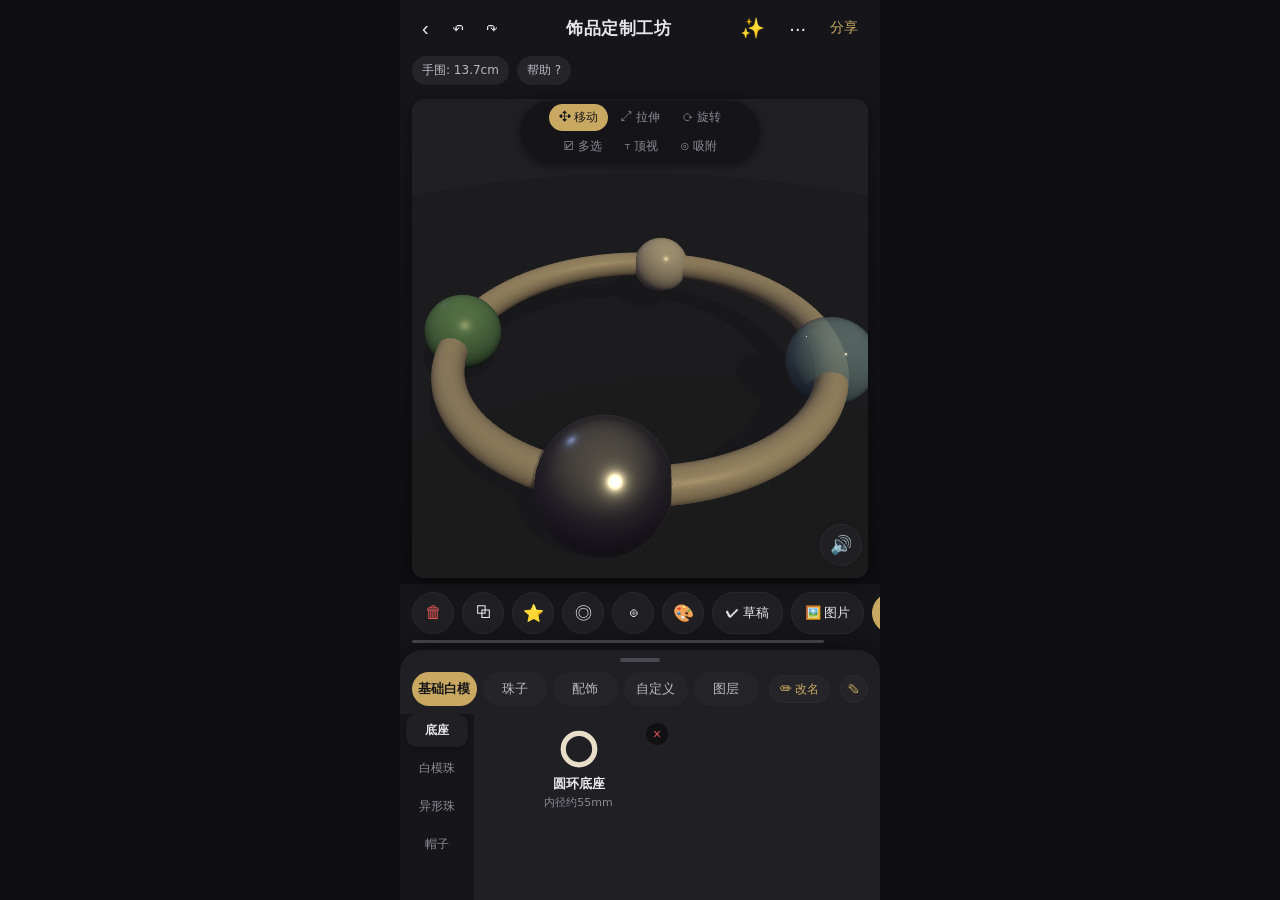
<file: index.html>
<!DOCTYPE html>
<html lang="zh-CN">
<head>
<meta charset="UTF-8" />
<meta name="viewport" content="width=device-width, initial-scale=1" />
<title>饰品定制工坊</title>
<script>
  location.replace('mobile-diy.html');
</script>
</head>
<body style="background:#16161a;color:#e8e8ec;font-family:-apple-system,'PingFang SC',system-ui,sans-serif;display:flex;align-items:center;justify-content:center;height:100vh;margin:0;">
<p>正在进入饰品定制工坊… <a href="mobile-diy.html" style="color:#c9a961;">点击进入</a></p>
</body>
</html>
</file>
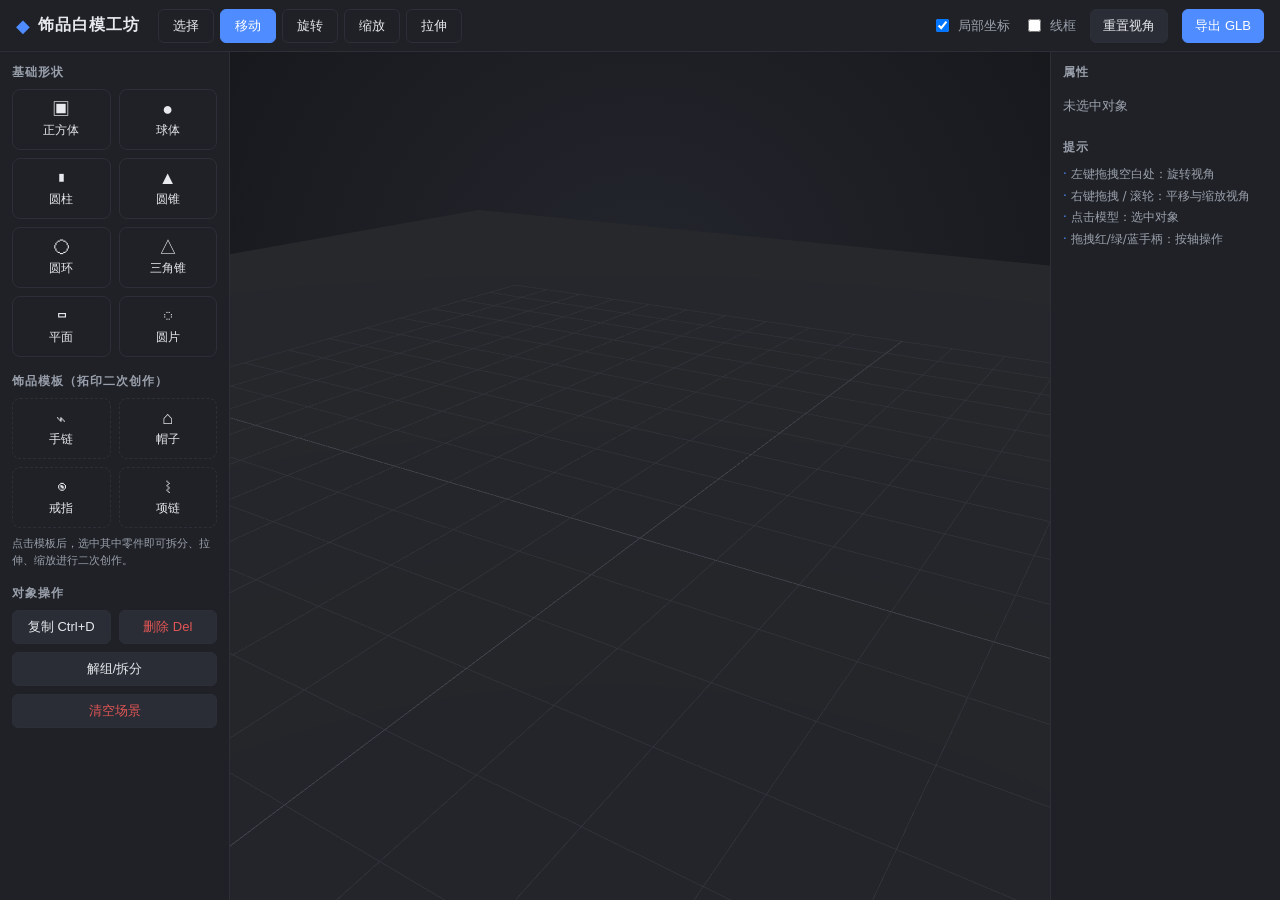
<file: index-2d.html>
<!DOCTYPE html>
<html lang="zh-CN">
<head>
  <meta charset="UTF-8" />
  <meta name="viewport" content="width=device-width, initial-scale=1.0" />
  <title>自定义饰品白模工坊</title>
  <link rel="stylesheet" href="./style.css" />
</head>
<body>
  <!-- 顶部工具栏 -->
  <header class="toolbar">
    <div class="brand">
      <span class="logo">◆</span>
      <span class="title">饰品白模工坊</span>
    </div>

    <div class="tools" id="tools">
      <button class="tool active" data-tool="select" title="选择 (Q)">选择</button>
      <button class="tool" data-tool="translate" title="移动 (W)">移动</button>
      <button class="tool" data-tool="rotate" title="旋转 (E)">旋转</button>
      <button class="tool" data-tool="scale" title="等比缩放 (R)">缩放</button>
      <button class="tool" data-tool="extrude" title="拉伸 (T)">拉伸</button>
    </div>

    <div class="toolbar-actions">
      <label class="space-toggle">
        <input type="checkbox" id="spaceToggle" checked />
        <span>局部坐标</span>
      </label>
      <label class="wire-toggle">
        <input type="checkbox" id="wireToggle" />
        <span>线框</span>
      </label>
      <button id="btnCenter" class="btn" title="重置视角">重置视角</button>
      <button id="btnExport" class="btn primary" title="导出场景为 GLB">导出 GLB</button>
    </div>
  </header>

  <div class="app">
    <!-- 左侧：形状与模板库 -->
    <aside class="sidebar">
      <section class="panel">
        <h3>基础形状</h3>
        <div class="shape-grid" id="shapeGrid">
          <button class="shape" data-shape="box" title="正方体">
            <span class="ico">▣</span>正方体
          </button>
          <button class="shape" data-shape="sphere" title="球体">
            <span class="ico">●</span>球体
          </button>
          <button class="shape" data-shape="cylinder" title="圆柱">
            <span class="ico">▮</span>圆柱
          </button>
          <button class="shape" data-shape="cone" title="圆锥">
            <span class="ico">▲</span>圆锥
          </button>
          <button class="shape" data-shape="torus" title="圆环">
            <span class="ico">◯</span>圆环
          </button>
          <button class="shape" data-shape="tetra" title="三角锥">
            <span class="ico">△</span>三角锥
          </button>
          <button class="shape" data-shape="plane" title="平面">
            <span class="ico">▭</span>平面
          </button>
          <button class="shape" data-shape="circle" title="圆片">
            <span class="ico">◌</span>圆片
          </button>
        </div>
      </section>

      <section class="panel">
        <h3>饰品模板（拓印二次创作）</h3>
        <div class="shape-grid" id="templateGrid">
          <button class="shape template" data-template="bracelet" title="手链">
            <span class="ico">⌁</span>手链
          </button>
          <button class="shape template" data-template="hat" title="帽子">
            <span class="ico">⌂</span>帽子
          </button>
          <button class="shape template" data-template="ring" title="戒指">
            <span class="ico">◉</span>戒指
          </button>
          <button class="shape template" data-template="necklace" title="项链">
            <span class="ico">⌇</span>项链
          </button>
        </div>
        <p class="hint">点击模板后，选中其中零件即可拆分、拉伸、缩放进行二次创作。</p>
      </section>

      <section class="panel">
        <h3>对象操作</h3>
        <div class="action-row">
          <button id="btnDuplicate" class="btn">复制 Ctrl+D</button>
          <button id="btnDelete" class="btn danger">删除 Del</button>
        </div>
        <div class="action-row">
            <button id="btnUngroup" class="btn">解组/拆分</button>
          </div>
          <div class="action-row">
            <button id="btnClear" class="btn danger">清空场景</button>
          </div>
      </section>
    </aside>

    <!-- 中间：3D 视口 -->
    <main class="viewport" id="viewport"></main>

    <!-- 右侧：属性面板 -->
    <aside class="sidebar right" id="inspector">
      <section class="panel">
        <h3>属性</h3>
        <div id="inspectorEmpty" class="inspector-empty">未选中对象</div>
        <div id="inspectorBody" class="inspector-body" hidden>
          <div class="field">
            <label>名称</label>
            <input type="text" id="propName" />
          </div>

          <div class="group-title">位置</div>
          <div class="vec">
            <label>X</label><input type="number" step="0.1" id="posX" />
            <label>Y</label><input type="number" step="0.1" id="posY" />
            <label>Z</label><input type="number" step="0.1" id="posZ" />
          </div>

          <div class="group-title">旋转（度）</div>
          <div class="vec">
            <label>X</label><input type="number" step="5" id="rotX" />
            <label>Y</label><input type="number" step="5" id="rotY" />
            <label>Z</label><input type="number" step="5" id="rotZ" />
          </div>

          <div class="group-title">缩放 / 拉伸</div>
          <div class="vec">
            <label>X</label><input type="number" step="0.1" id="sclX" />
            <label>Y</label><input type="number" step="0.1" id="sclY" />
            <label>Z</label><input type="number" step="0.1" id="sclZ" />
          </div>

          <div class="group-title">材质</div>
          <div class="color-row">
            <input type="color" id="propColor" value="#ffffff" />
            <span class="color-label">颜色</span>
          </div>
        </div>
      </section>

      <section class="panel" id="extrudePanel" hidden>
        <h3>拉伸轴向</h3>
        <div class="axis-row">
          <button class="axis" data-axis="x">X</button>
          <button class="axis" data-axis="y">Y</button>
          <button class="axis" data-axis="z">Z</button>
        </div>
        <p class="hint">选择轴向后，在视口中拖拽对应轴的手柄进行拉伸。</p>
      </section>

      <section class="panel">
        <h3>提示</h3>
        <ul class="tips">
          <li>左键拖拽空白处：旋转视角</li>
          <li>右键拖拽 / 滚轮：平移与缩放视角</li>
          <li>点击模型：选中对象</li>
          <li>拖拽红/绿/蓝手柄：按轴操作</li>
        </ul>
      </section>
    </aside>
  </div>

  <script type="importmap">
    {
      "imports": {
        "three": "./lib/three.module.js",
        "three/addons/": "./lib/"
      }
    }
  </script>
  <script type="module" src="./main.js"></script>
</body>
</html>
</file>
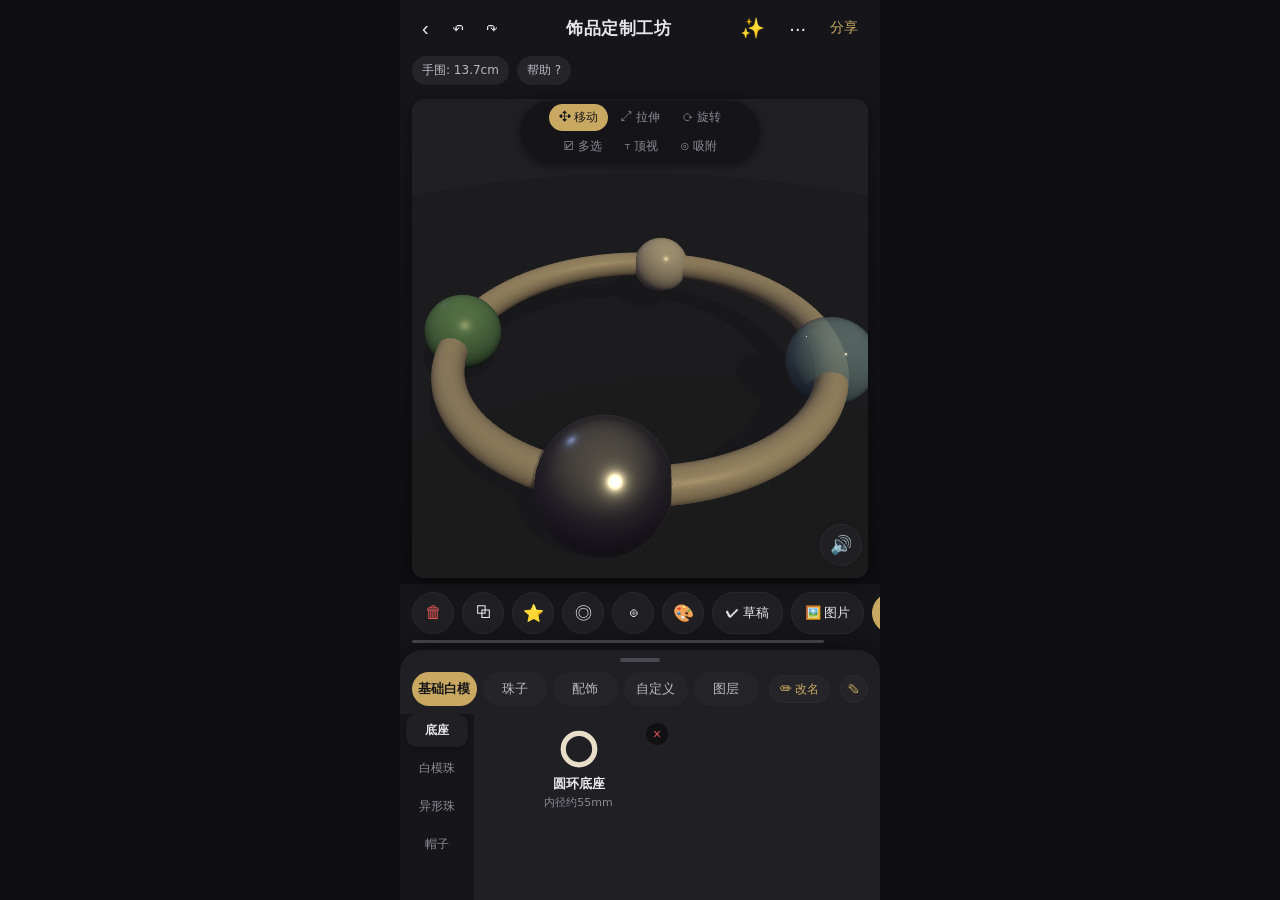
<file: mobile-diy.html>
<!DOCTYPE html>
<html lang="zh-CN">
<head>
<meta charset="UTF-8" />
<meta name="viewport" content="width=device-width, initial-scale=1, maximum-scale=1, user-scalable=no, viewport-fit=cover" />
<title>饰品定制工坊</title>
<!-- 本地 Three.js r160（离线可用）：importmap 把裸模块名 'three' 指向本地文件 -->
<script type="importmap">
{
  "imports": {
    "three": "./lib/three.module.js",
    "three/addons/": "./lib/"
  }
}
</script>
<style>
  :root {
    --bg: #16161a;
    --card: #1f1f24;
    --text: #e8e8ec;
    --muted: #8a8a92;
    --line: #2a2a30;
    --accent: #c9a961;
    --dark: #c9a961;
    --radius: 16px;
    --pill: #252529;
  }

  * { box-sizing: border-box; -webkit-tap-highlight-color: transparent; }

  html, body { margin: 0; padding: 0; height: 100%; }

  body {
    background: #0e0e12;
    font-family: -apple-system, BlinkMacSystemFont, "PingFang SC", "Microsoft YaHei", system-ui, sans-serif;
    color: var(--text);
    display: flex;
    justify-content: center;
  }

  /* 移动端优先，最大宽度 480px 居中 */
  .app {
    width: 100%;
    max-width: 480px;
    height: 100dvh;
    background: var(--bg);
    display: flex;
    flex-direction: column;
    overflow: hidden;
    position: relative;
  }

  /* ---------- 顶部导航栏 ---------- */
  .nav {
    flex: 0 0 auto;
    display: flex;
    align-items: center;
    gap: 8px;
    padding: 10px 14px;
    background: var(--bg);
  }
  .nav-title {
    flex: 1;
    text-align: center;
    font-size: 17px;
    font-weight: 600;
    letter-spacing: 0.5px;
  }
  .nav-btn {
    border: none;
    background: transparent;
    font-size: 20px;
    color: var(--text);
    padding: 6px 8px;
    cursor: pointer;
    border-radius: 10px;
  }
  .nav-btn.share { font-size: 14px; font-weight: 500; color: var(--accent); }

  /* ---------- 状态信息栏 ---------- */
  .status-bar {
    flex: 0 0 auto;
    display: flex;
    gap: 8px;
    padding: 0 12px 8px;
    overflow-x: auto;
  }
  .pill {
    flex: 0 0 auto;
    background: var(--pill);
    border-radius: 999px;
    padding: 6px 10px;
    font-size: 12px;
    color: #b8b8c0;
    white-space: nowrap;
    display: inline-flex;
    align-items: center;
    gap: 4px;
  }
  .pill.help { cursor: pointer; }

  /* ---------- 核心操作区：3D 视图 ---------- */
  .canvas-area {
    flex: 1 1 auto;
    min-height: 200px;
    position: relative;
    display: flex;
    padding: 6px 12px;
    background: linear-gradient(180deg, #16161a 0%, #0e0e12 100%);
  }
  /* 3D 视口容器（WebGL canvas 由脚本插入） */
  #view3d {
    flex: 1 1 auto;
    position: relative;
    border-radius: 12px;
    overflow: hidden;
    box-shadow: 0 4px 18px rgba(0,0,0,0.4);
    background: var(--card);
  }
  #view3d canvas { display: block; touch-action: none; }

  /* 视图内浮层：变换模式切换（移动 / 拉伸 / 旋转 / 多选） */
  .mode-bar {
    position: absolute;
    top: 8px;
    left: 50%;
    transform: translateX(-50%);
    display: flex;
    flex-wrap: wrap;
    justify-content: center;
    gap: 2px;
    background: rgba(20,20,24,0.88);
    backdrop-filter: blur(10px);
    -webkit-backdrop-filter: blur(10px);
    border-radius: 999px;
    padding: 3px;
    box-shadow: 0 2px 10px rgba(0,0,0,0.4);
    z-index: 6;
  }
  .m-btn {
    border: none;
    background: transparent;
    font-size: 12px;
    color: var(--muted);
    padding: 5px 10px;
    border-radius: 999px;
    cursor: pointer;
    white-space: nowrap;
  }
  .m-btn.active { background: var(--accent); color: #16161a; }
  .m-btn.on { background: var(--pill); color: var(--accent); font-weight: 600; }

  .sound-fab {
    position: absolute;
    right: 18px;
    bottom: 18px;
    width: 42px;
    height: 42px;
    border-radius: 50%;
    border: 1px solid var(--line);
    background: var(--card);
    font-size: 18px;
    cursor: pointer;
    box-shadow: 0 2px 8px rgba(0,0,0,0.08);
    z-index: 6;
  }

  /* ---------- 颜色面板（浮层） ---------- */
  .color-panel {
    position: absolute;
    top: 52px;
    right: 12px;
    width: 240px;
    background: rgba(20,20,24,0.94);
    backdrop-filter: blur(12px);
    -webkit-backdrop-filter: blur(12px);
    border: 1px solid var(--line);
    border-radius: 14px;
    padding: 10px;
    box-shadow: 0 6px 22px rgba(0,0,0,0.5);
    z-index: 8;
  }
  .cp-head {
    display: flex;
    justify-content: space-between;
    align-items: center;
    font-size: 13px;
    color: var(--muted);
    margin-bottom: 8px;
  }
  .cp-close {
    border: none;
    background: transparent;
    color: var(--muted);
    font-size: 20px;
    line-height: 1;
    cursor: pointer;
    padding: 0 4px;
  }
  .cp-grid {
    display: grid;
    grid-template-columns: repeat(6, 1fr);
    gap: 6px;
  }
  .cp-swatch {
    width: 100%;
    aspect-ratio: 1 / 1;
    border-radius: 8px;
    border: 1px solid rgba(255,255,255,0.08);
    cursor: pointer;
    padding: 0;
  }
  .cp-swatch.active { border: 2px solid var(--accent); }
  .cp-custom {
    display: flex;
    align-items: center;
    gap: 8px;
    margin-top: 10px;
    font-size: 12px;
    color: var(--muted);
  }
  .cp-custom input[type=color] {
    width: 32px;
    height: 32px;
    border: none;
    border-radius: 8px;
    background: transparent;
    cursor: pointer;
    padding: 0;
  }
  .cp-hex { font-family: ui-monospace, monospace; color: var(--text); }

  /* ---------- 主操作按钮行（可横向滚动 + 底部拖拽条） ---------- */
  .actions {
    flex: 0 0 auto;
    display: flex;
    overflow-x: auto;
    overflow-y: hidden;
    -webkit-overflow-scrolling: touch;
    scrollbar-width: none;
    padding: 8px 12px 2px;
    background: var(--bg);
  }
  .actions::-webkit-scrollbar { display: none; }
  .actions-track {
    display: flex;
    gap: 8px;
    align-items: center;
    flex: 0 0 auto;
    width: max-content;
  }
  .act {
    flex: 0 0 auto;
    height: 42px;
    border-radius: 999px;
    border: 1px solid var(--line);
    background: var(--card);
    font-size: 13px;
    font-weight: 500;
    color: var(--text);
    cursor: pointer;
    white-space: nowrap;
    display: inline-flex;
    align-items: center;
    justify-content: center;
    gap: 4px;
    padding: 0 13px;
  }
  .act:active { opacity: 0.7; }
  .act.trash {
    flex: 0 0 42px;
    border-radius: 50%;
    background: var(--card);
    color: #e05555;
    font-size: 17px;
    padding: 0;
  }
  .act.circle {
    flex: 0 0 42px;
    border-radius: 50%;
    background: var(--card);
    color: var(--text);
    font-size: 17px;
    padding: 0;
  }
  .act.primary {
    background: var(--accent);
    color: #16161a;
    border-color: var(--accent);
  }
  /* 拖拽条：长度反映按钮总宽 vs 视口宽，可拖动滚 actions */
  .actions-dragbar {
    flex: 0 0 auto;
    height: 14px;
    padding: 3px 12px 6px;
    background: var(--bg);
    display: flex;
    align-items: center;
  }
  .actions-dragbar-thumb {
    width: 60px;
    height: 3px;
    border-radius: 2px;
    background: #4a4a52;
    cursor: pointer;
    transition: background 0.15s;
  }
  .actions-dragbar-thumb.dragging { background: var(--accent); }

  /* ---------- 底部素材面板 Bottom Sheet ---------- */
  .sheet {
    flex: 0 0 auto;
    height: 250px;
    background: var(--card);
    border-radius: 22px 22px 0 0;
    box-shadow: 0 -6px 24px rgba(0,0,0,0.4);
    display: flex;
    flex-direction: column;
    overflow: hidden;
  }
  .sheet-handle {
    height: 20px;
    flex: 0 0 auto;
    display: flex;
    align-items: center;
    justify-content: center;
    cursor: row-resize;
    touch-action: none;
  }
  .sheet-handle::before {
    content: "";
    width: 40px;
    height: 4px;
    border-radius: 2px;
    background: #4a4a52;
  }
  .sheet-tabs {
    flex: 0 0 auto;
    display: flex;
    padding: 2px 12px 8px;
    gap: 6px;
    position: relative;
    align-items: center;
  }
  .tab {
    flex: 1;
    min-width: 0;
    height: 34px;
    border-radius: 999px;
    border: none;
    background: var(--pill);
    color: #b8b8c0;
    font-size: 13px;
    cursor: pointer;
    position: relative;
    padding: 0 2px;
  }
  .tab-edit-btn {
    position: absolute;
    top: -2px;
    right: -2px;
    width: 18px;
    height: 18px;
    border-radius: 50%;
    border: 1px solid var(--line);
    background: var(--bg);
    color: var(--accent);
    font-size: 10px;
    line-height: 1;
    cursor: pointer;
    display: none;
    align-items: center;
    justify-content: center;
    padding: 0;
    z-index: 3;
  }
  .tabs-edit-mode .tab-edit-btn { display: inline-flex; }
  .tabs-edit-mode .tab { padding-right: 24px; }
  .tab-rename-btn {
    flex: 0 0 auto;
    height: 28px;
    border-radius: 999px;
    border: 1px solid var(--line);
    background: var(--pill);
    color: var(--accent);
    font-size: 12px;
    cursor: pointer;
    padding: 0 10px;
    margin-left: 4px;
    white-space: nowrap;
  }
  .tab-rename-btn.on {
    background: var(--accent);
    color: #16161a;
    font-weight: 600;
  }
  /* 改名模式：卡片金色虚框提示可点选改名 */
  .grid.rename-mode .card { border-color: rgba(201,169,97,0.55); }
  .grid.rename-mode .card:active { border-color: var(--accent); }

  .tab-edit-fab {
    flex: 0 0 auto;
    width: 28px;
    height: 28px;
    border-radius: 50%;
    border: 1px solid var(--line);
    background: var(--pill);
    color: var(--accent);
    font-size: 12px;
    cursor: pointer;
    padding: 0;
    margin-left: 4px;
  }
  .tab.active { background: var(--accent); color: #16161a; font-weight: 600; }

  .sheet-body {
    flex: 1 1 auto;
    min-height: 0;
    display: flex;
  }
  /* 左侧分类栏约 80px */
  .cat-col {
    flex: 0 0 74px;
    overflow-y: auto;
    padding: 0 6px 12px;
    background: var(--bg);
    display: flex;
    flex-direction: column;
    gap: 5px;
  }
  .cat {
    border: none;
    background: transparent;
    border-radius: 11px;
    padding: 8px 5px;
    font-size: 12px;
    color: var(--muted);
    cursor: pointer;
  }
  .cat.active { background: var(--card); color: var(--text); font-weight: 600; box-shadow: 0 2px 6px rgba(0,0,0,0.3); }

  /* 右侧素材网格（两列，可滚动） */
  .grid {
    flex: 1 1 auto;
    overflow-y: auto;
    display: grid;
    grid-template-columns: 1fr 1fr;
    gap: 8px;
    padding: 4px 10px 14px;
    touch-action: pan-y;
  }
  .card {
    position: relative;
    background: var(--card);
    border-radius: var(--radius);
    padding: 8px;
    text-align: center;
    cursor: pointer;
    border: 1px solid transparent;
    user-select: none;
    -webkit-user-select: none;
    -webkit-touch-callout: none;
  }
  .card:active { border-color: var(--accent); }
  .card-del {
    position: absolute;
    top: 4px;
    right: 4px;
    width: 22px;
    height: 22px;
    border-radius: 50%;
    border: none;
    background: rgba(0,0,0,0.45);
    color: #e05555;
    font-size: 14px;
    line-height: 1;
    cursor: pointer;
    z-index: 2;
    display: inline-flex;
    align-items: center;
    justify-content: center;
    padding: 0;
  }
  .card-del:active { background: #e05555; color: #fff; }
  .preview { height: 44px; display: flex; align-items: center; justify-content: center; }
  .preview svg { width: 42px; height: 42px; }
  .c-name { font-size: 13px; font-weight: 600; margin-top: 4px; }
  .c-spec { font-size: 11px; color: var(--muted); margin-top: 2px; }

  /* ---------- 图层面板 ---------- */
  .layer-list {
    flex: 1 1 auto;
    overflow-y: auto;
    padding: 4px 12px 16px;
    display: none;
    flex-direction: column;
    gap: 8px;
    touch-action: pan-y;
  }
  .layer {
    display: flex;
    align-items: center;
    gap: 8px;
    background: var(--bg);
    border-radius: 12px;
    padding: 10px;
    border: 1px solid transparent;
    cursor: pointer;
  }
  .layer.active { border-color: var(--accent); background: rgba(201,169,97,0.12); }
  .layer.hidden .l-name, .layer.hidden .l-swatch { opacity: 0.4; }
  .l-swatch {
    width: 18px; height: 18px;
    border-radius: 50%;
    border: 1px solid rgba(255,255,255,0.08);
    flex: 0 0 auto;
  }
  .l-name {
    flex: 1 1 auto;
    font-size: 13px;
    font-weight: 500;
    overflow: hidden;
    text-overflow: ellipsis;
    white-space: nowrap;
  }
  .l-btn {
    border: none;
    background: var(--pill);
    border-radius: 8px;
    width: 27px; height: 27px;
    font-size: 12px;
    padding: 0;
    cursor: pointer;
    flex: 0 0 auto;
    color: var(--text);
  }
  .l-btn.danger { color: #e05555; }
  .layer-empty { text-align: center; color: var(--muted); font-size: 13px; padding: 30px 0; }

  .layer-toolbar {
    display: flex;
    align-items: center;
    gap: 8px;
    margin-bottom: 2px;
  }
  .l-tool {
    border: 1px solid var(--line);
    background: var(--pill);
    border-radius: 999px;
    padding: 6px 14px;
    font-size: 12px;
    cursor: pointer;
    color: var(--text);
  }
  .layer-hint { margin-left: auto; font-size: 11px; color: var(--muted); }

  /* ---------- Toast ---------- */
  .toast {
    position: fixed;
    left: 50%;
    bottom: 100px;
    transform: translateX(-50%) translateY(20px);
    background: rgba(40,40,46,0.95);
    color: #e8e8ec;
    padding: 10px 18px;
    border-radius: 999px;
    font-size: 13px;
    opacity: 0;
    pointer-events: none;
    transition: all 0.25s ease;
    z-index: 50;
    max-width: 80vw;
    text-align: center;
  }
  .toast.show { opacity: 1; transform: translateX(-50%) translateY(0); }

  /* ---------- 弹窗 ---------- */
  .modal {
    position: fixed;
    inset: 0;
    background: rgba(0,0,0,0.65);
    display: none;
    align-items: center;
    justify-content: center;
    z-index: 100;
    padding: 24px;
  }
  .modal.show { display: flex; }
  .modal-box {
    background: var(--card);
    border: 1px solid var(--line);
    border-radius: 18px;
    padding: 18px;
    width: 100%;
    max-width: 320px;
    text-align: center;
    max-height: 80vh;
    overflow-y: auto;
  }
  .modal-box img { width: 100%; border-radius: 10px; display: block; }
  .modal-title { font-size: 15px; font-weight: 600; margin: 10px 0 4px; color: var(--text); }
  .modal-desc { font-size: 12px; color: var(--muted); line-height: 1.6; }
  .modal-close {
    margin-top: 14px;
    width: 100%;
    height: 42px;
    border-radius: 999px;
    border: none;
    background: var(--accent);
    color: #16161a;
    font-size: 14px;
    font-weight: 600;
    cursor: pointer;
  }
  .ai-input {
    width: 100%;
    min-height: 56px;
    border-radius: 10px;
    border: 1px solid var(--line);
    background: var(--bg);
    color: var(--text);
    padding: 8px 10px;
    font-size: 13px;
    font-family: inherit;
    margin-top: 8px;
    resize: none;
  }
  .ai-row { display: flex; gap: 6px; margin-top: 8px; }
  .ai-select {
    flex: 1;
    height: 40px;
    border-radius: 999px;
    border: 1px solid var(--line);
    background: var(--bg);
    color: var(--text);
    padding: 0 10px;
    font-size: 13px;
  }
  .ai-run {
    flex: 1;
    height: 40px;
    border-radius: 999px;
    border: none;
    background: var(--accent);
    color: #16161a;
    font-size: 14px;
    font-weight: 600;
    cursor: pointer;
  }
  .ai-status { font-size: 12px; color: var(--muted); margin-top: 8px; }
</style>
</head>
<body>
  <div class="app">
    <!-- 1. 顶部导航栏 -->
    <header class="nav">
      <button class="nav-btn" id="btnBack">‹</button>
      <button class="nav-btn" id="btnUndo" title="撤销">↶</button>
      <button class="nav-btn" id="btnRedo" title="重做">↷</button>
      <div class="nav-title">饰品定制工坊</div>
      <button class="nav-btn" id="btnAi" title="AI 渲染">✨</button>
      <button class="nav-btn" id="btnMore" title="复位视角">···</button>
      <button class="nav-btn share" id="btnShare">分享</button>
    </header>

    <!-- 2. 状态信息栏 -->
    <div class="status-bar">
      <span class="pill" id="statusWrist">手围: 13.7cm</span>
      <span class="pill help" id="btnHelp">帮助 ?</span>
    </div>

    <!-- 3. 核心操作区：可触屏 3D 视图 -->
    <div class="canvas-area" id="canvasArea">
      <div id="view3d"></div>
      <div class="mode-bar" id="modeBar">
        <button class="m-btn active" data-mode="translate" title="移动">✥ 移动</button>
        <button class="m-btn" data-mode="scale" title="拉伸/缩放">⤢ 拉伸</button>
        <button class="m-btn" data-mode="rotate" title="旋转">⟳ 旋转</button>
        <button class="m-btn" id="btnMulti" title="多选模式">☑ 多选</button>
        <button class="m-btn" id="btnTopView" title="顶视图">⊤ 顶视</button>
        <button class="m-btn" id="btnSnap" title="顶点吸附">⊙ 吸附</button>
      </div>
      <button class="sound-fab" id="btnSound">🔊</button>
      <!-- 颜色表面层 -->
      <div class="color-panel" id="colorPanel" style="display:none">
        <div class="cp-head">
          <span>调色板</span>
          <button class="cp-close" id="colorClose">×</button>
        </div>
        <div class="cp-grid" id="colorGrid"></div>
        <label class="cp-custom">
          自定义
          <input type="color" id="colorPicker" value="#c9a961" />
          <span class="cp-hex" id="colorHex">#c9a961</span>
        </label>
      </div>
    </div>

    <!-- 4. 主操作按钮行（可横向滚动，底部带拖拽条） -->
    <div class="actions" id="actionsRow">
      <div class="actions-track" id="actionsTrack">
        <button class="act trash" id="btnDelete" title="删除选中">🗑</button>
        <button class="act circle" id="btnDuplicate" title="复制选中">⧉</button>
        <button class="act circle" id="btnCustom" title="存为自定义元素">⭐</button>
        <button class="act circle" id="btnBase" title="贴底座">◎</button>
        <button class="act circle" id="btnRing12" title="均布到圆环12顶点">⊚</button>
        <button class="act circle" id="btnColor" title="调色">🎨</button>
        <button class="act" id="btnDraft">✔ 草稿</button>
        <button class="act" id="btnSave">🖼️ 图片</button>
        <button class="act primary" id="btnFinish">☑ 完成</button>
      </div>
    </div>
    <div class="actions-dragbar" id="actionsDragbar">
      <div class="actions-dragbar-thumb" id="actionsDragbarThumb"></div>
    </div>

    <!-- 5. 底部素材面板 Bottom Sheet -->
    <div class="sheet" id="sheet">
      <div class="sheet-handle" id="sheetHandle"></div>
      <div class="sheet-tabs" id="tabs">
        <button class="tab active" data-tab="base">基础白模</button>
        <button class="tab" data-tab="bead">珠子</button>
        <button class="tab" data-tab="acc">配饰</button>
        <button class="tab" data-tab="custom">自定义</button>
        <button class="tab" data-tab="layers">图层</button>
        <button class="tab-rename-btn" id="tabRenameFab" title="重命名素材">✏ 改名</button>
        <button class="tab-edit-fab" id="tabEditFab" title="编辑顺序">✎</button>
      </div>
      <div class="sheet-body">
        <div class="cat-col" id="catCol"></div>
        <div class="grid" id="grid"></div>
        <div class="layer-list" id="layerList"></div>
      </div>
    </div>
  </div>

  <!-- Toast -->
  <div class="toast" id="toast"></div>

  <!-- 弹窗（图片预览 / 帮助） -->
  <div class="modal" id="modal">
    <div class="modal-box">
      <img id="modalImg" style="display:none" alt="设计预览" />
      <div id="modalText" style="display:none"></div>
      <button class="modal-close" id="modalClose">关闭</button>
    </div>
  </div>

  <!-- AI 材质贴图弹窗 -->
  <div class="modal" id="aiModal">
    <div class="modal-box">
      <div class="modal-title">材质库</div>
      <div class="modal-desc">选择预置材质，即时应用到选中对象</div>
      <div class="ai-row">
        <select class="ai-select" id="aiStyle">
          <option value="marble">大理石</option>
          <option value="matteGold">磨砂金</option>
          <option value="wood">木纹</option>
          <option value="enamel">珐琅彩</option>
          <option value="sapphire">蓝宝石</option>
          <option value="jade">翡翠</option>
        </select>
        <button class="ai-run" id="aiRun">应用材质</button>
      </div>
      <button class="ai-run" id="btnImportTexture" style="width:100%;margin-top:10px">🖼️ 导入材质图</button>
      <input type="file" id="textureImport" accept="image/*" style="display:none" />
      <img id="aiResult" style="display:none;width:100%;border-radius:10px;margin-top:10px" alt="材质预览" />
      <div class="ai-status" id="aiStatus" style="display:none"></div>
      <button class="modal-close" id="aiClose">关闭</button>
    </div>
  </div>

  <!-- 重命名素材弹窗 -->
  <div class="modal" id="renameModal">
    <div class="modal-box">
      <div class="modal-title">重命名素材</div>
      <div class="modal-desc" id="renameHint"></div>
      <input type="text" class="ai-input" id="renameInput" maxlength="20" style="min-height:auto;margin-top:10px" placeholder="输入新名称" />
      <button class="modal-close" id="renameSave" style="margin-top:12px">保存</button>
      <button class="ai-run" id="renameReset" style="width:100%;margin-top:8px">恢复默认名称</button>
      <button class="ai-run" id="renameCancel" style="width:100%;margin-top:6px">取消</button>
    </div>
  </div>

<script type="module">
import * as THREE from 'three';
import { OrbitControls } from 'three/addons/OrbitControls.js';
import { TransformControls } from 'three/addons/TransformControls.js';

/* =====================================================
   常量
   单位约定：1 个 Three.js 单位 = 10mm = 1cm
   初始手围 137mm = 13.7cm
===================================================== */
const MM_PER_UNIT = 10;
const WRIST_MM = 137;
const STORAGE_KEY = 'jewelry_diy_draft_3d';
// 圆环底座半径（由目标手围反推），保证初始手围 = 13.7cm
const RING_R = WRIST_MM / MM_PER_UNIT / (2 * Math.PI); // ≈ 2.18 单位
const GROUND_Y = -0.75;                                // 地面高度（托住 12mm 珠）

/* =====================================================
   DOM 引用
===================================================== */
const $ = s => document.querySelector(s);
const viewEl = document.getElementById('view3d');
const statusWrist = document.getElementById('statusWrist');
const catCol = document.getElementById('catCol');
const grid = document.getElementById('grid');
const layerList = document.getElementById('layerList');
const sheet = document.getElementById('sheet');
const toastEl = document.getElementById('toast');
const modal = document.getElementById('modal');
const modalImg = document.getElementById('modalImg');
const modalText = document.getElementById('modalText');

/* =====================================================
   素材数据（tabs -> categories -> items）
   item：id/name/spec/sizeMm/color/type
   type 决定 3D 造型：ring/oval/band/circle/tear/heart/tassel/chain
===================================================== */
const CATALOG = {
  base: {
    label: '基础白模',
    categories: [
      { name: '底座', items: [
        { id:'ring', name:'圆环底座', spec:'内径约55mm', sizeMm:137, color:'#e8ddc9', type:'ring' }
      ]},
      { name: '白模珠', items: [
        { id:'wb8', name:'圆珠白模', spec:'8mm', sizeMm:8, color:'#f5f1ea', type:'circle' },
        { id:'wb10', name:'圆珠白模', spec:'10mm', sizeMm:10, color:'#f5f1ea', type:'circle' },
        { id:'wb12', name:'圆珠白模', spec:'12mm', sizeMm:12, color:'#f5f1ea', type:'circle' }
      ]},
      { name: '异形珠', items: [
        { id:'scyl', name:'圆柱珠', spec:'约10mm', sizeMm:10, color:'#e8e0d0', type:'cylinder' },
        { id:'sdisc', name:'圆盘珠', spec:'约12mm', sizeMm:12, color:'#e8e0d0', type:'disc' },
        { id:'scap', name:'胶囊珠', spec:'约12mm', sizeMm:12, color:'#e8e0d0', type:'capsule' },
        { id:'socta', name:'八面体', spec:'约12mm', sizeMm:12, color:'#e8e0d0', type:'octa' },
        { id:'sdode', name:'十二面体', spec:'约12mm', sizeMm:12, color:'#e8e0d0', type:'dodeca' },
        { id:'sbico', name:'双锥珠', spec:'约14mm', sizeMm:14, color:'#e8e0d0', type:'bicone' },
        { id:'stube', name:'长管珠', spec:'约16mm', sizeMm:16, color:'#e8e0d0', type:'tube' },
        { id:'shexa', name:'六棱珠', spec:'约12mm', sizeMm:12, color:'#e8e0d0', type:'hexprism' }
      ]},
      { name: '帽子', items: [
        { id:'hcap', name:'鸭舌帽', spec:'约180mm', sizeMm:180, color:'#2a2a30', type:'cap' },
        { id:'hberet', name:'贝雷帽', spec:'约180mm', sizeMm:180, color:'#a83232', type:'beret' },
        { id:'hbucket', name:'渔夫帽', spec:'约180mm', sizeMm:180, color:'#6a7a8c', type:'bucket' }
      ]}
    ]
  },
  bead: {
    label: '珠子',
    categories: [
      { name:'珍珠', items: [
        { id:'p8', name:'淡水珍珠', spec:'8mm', sizeMm:8, color:'#f6f2ea', type:'circle' },
        { id:'p6', name:'小珍珠', spec:'6mm', sizeMm:6, color:'#f8f5ef', type:'circle' }
      ]},
      { name:'水晶', items: [
        { id:'c10', name:'海蓝水晶', spec:'10mm', sizeMm:10, color:'#9fd0f5', type:'circle' },
        { id:'c12', name:'冰蓝水晶', spec:'12mm', sizeMm:12, color:'#7fb9ea', type:'circle' }
      ]},
      { name:'金属', items: [
        { id:'m12', name:'银质珠', spec:'12mm', sizeMm:12, color:'#c6c9cf', type:'circle' },
        { id:'m10', name:'镀金珠', spec:'10mm', sizeMm:10, color:'#e0c078', type:'circle' }
      ]},
      { name:'玉石', items: [
        { id:'j9', name:'翡翠珠', spec:'9mm', sizeMm:9, color:'#7fbf8f', type:'circle' },
        { id:'a10', name:'红玛瑙', spec:'10mm', sizeMm:10, color:'#d97b7b', type:'circle' }
      ]}
    ]
  },
  acc: {
    label: '配饰',
    categories: [
      { name:'吊坠', items: [
        { id:'tear', name:'泪滴吊坠', spec:'高约20mm', sizeMm:20, color:'#e8c25c', type:'tear' },
        { id:'heart', name:'心形吊坠', spec:'约18mm', sizeMm:18, color:'#e58f8f', type:'heart' }
      ]},
      { name:'流苏链', items: [
        { id:'tassel', name:'流苏', spec:'长约40mm', sizeMm:40, color:'#c9a86a', type:'tassel' },
        { id:'chain', name:'短链', spec:'长约50mm', sizeMm:50, color:'#cfd2d6', type:'chain' }
      ]},
      { name:'几何', items: [
        { id:'gtetra', name:'三角锥', spec:'约18mm', sizeMm:18, color:'#d4b06a', type:'tetra' },
        { id:'gstar5', name:'五角星', spec:'约22mm', sizeMm:22, color:'#e0c078', type:'star5' },
        { id:'gcone4', name:'四棱锥', spec:'约20mm', sizeMm:20, color:'#b8a060', type:'cone4' },
        { id:'gcube', name:'立方体', spec:'约16mm', sizeMm:16, color:'#c6c9cf', type:'cube' }
      ]}
    ]
  },
  custom: {
    label: '自定义',
    categories: [{ name: '我的收藏', items: [] }]
  }
};

const CUSTOM_KEY = 'jewelry_diy_custom_elements';
const HIDDEN_KEY = 'jewelry_diy_hidden_elements'; // 被删除的自带元素 id 列表
const RENAME_KEY = 'jewelry_diy_renames'; // 元素自定义名称映射 {id: newName}

/* =====================================================
   3D 核心对象
===================================================== */
let renderer, scene, camera, orbit, tcontrol, designRoot;
const raycaster = new THREE.Raycaster();
const pointerNDC = new THREE.Vector2();

/* =====================================================
   材质工厂：不同品类呈现不同质感
===================================================== */
function beadMaterial(item) {
  const color = new THREE.Color(item.color);
  // 通过 id 前缀判断品类（p 珍珠 / c 水晶 / m 金属 / j 玉石 / wb 白模）
  if (item.id.indexOf('p') === 0) {
    // 珍珠：柔和光泽 + 清漆层
    return new THREE.MeshPhysicalMaterial({
      color, roughness: 0.28, metalness: 0,
      clearcoat: 0.8, clearcoatRoughness: 0.25
    });
  }
  if (item.id.indexOf('c') === 0) {
    // 水晶：低粗糙度 + 半透明 + 清漆，呈现玻璃质感
    return new THREE.MeshPhysicalMaterial({
      color, roughness: 0.06, metalness: 0,
      transparent: true, opacity: 0.78,
      clearcoat: 1.0, clearcoatRoughness: 0.05
    });
  }
  if (item.id.indexOf('m') === 0) {
    // 金属珠：全金属度
    return new THREE.MeshStandardMaterial({ color, roughness: 0.28, metalness: 1.0 });
  }
  if (item.id.indexOf('j') === 0 || item.id === 'a10') {
    // 玉石/玛瑙：温润微亮
    return new THREE.MeshPhysicalMaterial({
      color, roughness: 0.38, metalness: 0.05,
      clearcoat: 0.6, clearcoatRoughness: 0.35
    });
  }
  // 白模珠：哑光石膏感
  return new THREE.MeshStandardMaterial({ color, roughness: 0.75, metalness: 0 });
}

/* =====================================================
   程序化环境贴图（PMREM）
   无外部 HDR 资源：用一个上亮下暗的渐变球生成环境，
   让金属/水晶有自然的反射高光。
===================================================== */
function buildEnvironment() {
  const envScene = new THREE.Scene();
  const geo = new THREE.SphereGeometry(20, 32, 16);
  const top = new THREE.Color(0x6a6256);
  const mid = new THREE.Color(0x2a2630);
  const bottom = new THREE.Color(0x121018);
  const data = [];
  const pos = geo.attributes.position;
  for (let i = 0; i < pos.count; i++) {
    const y = pos.getY(i) / 20; // -1 ~ 1
    let c;
    if (y >= 0) c = mid.clone().lerp(top, y);
    else c = mid.clone().lerp(bottom, -y);
    data.push(c.r, c.g, c.b);
  }
  geo.setAttribute('color', new THREE.Float32BufferAttribute(data, 3));
  envScene.add(new THREE.Mesh(
    geo,
    new THREE.MeshBasicMaterial({ side: THREE.BackSide, vertexColors: true })
  ));
  const pmrem = new THREE.PMREMGenerator(renderer);
  const envRT = pmrem.fromScene(envScene, 0.04);
  pmrem.dispose();
  return envRT.texture;
}

/* =====================================================
   根据素材 item 构建 3D 模型（返回 Object3D 根节点）
===================================================== */
function buildFromItem(item) {
  let root = null;

  if (item.type === 'ring' || item.type === 'oval' || item.type === 'band') {
    // ---- 底座：圆环(Torus)默认在 XY 平面，绕 X 转 90° 平放到 XZ 平面 ----
    let tube = 0.175;                 // 普通底座管径 ≈ 1.75mm
    const torus = new THREE.Mesh(
      new THREE.TorusGeometry(RING_R, tube, 24, 120),
      new THREE.MeshStandardMaterial({ color: new THREE.Color(item.color), roughness: 0.45, metalness: 0.08 })
    );
    torus.rotation.x = Math.PI / 2;
    root = torus;
    root.userData.baseR = RING_R; // 供手围计算
  }
  else if (item.type === 'circle') {
    // ---- 珠子：球体，半径由 mm 换算 ----
    const r = item.sizeMm / MM_PER_UNIT / 2;
    root = new THREE.Mesh(
      new THREE.SphereGeometry(r, 48, 32),
      beadMaterial(item)
    );
  }
  else if (item.type === 'tear') {
    // ---- 泪滴吊坠：用车削(Lathe)轮廓生成 ----
    const pts = [
      new THREE.Vector2(0.001, -1.00),
      new THREE.Vector2(0.13, -0.90),
      new THREE.Vector2(0.33, -0.58),
      new THREE.Vector2(0.43, -0.18),
      new THREE.Vector2(0.38,  0.28),
      new THREE.Vector2(0.25,  0.62),
      new THREE.Vector2(0.10,  0.86),
      new THREE.Vector2(0.001, 0.92)
    ];
    const body = new THREE.Mesh(
      new THREE.LatheGeometry(pts, 48),
      new THREE.MeshStandardMaterial({ color: new THREE.Color(item.color), roughness: 0.25, metalness: 0.9 })
    );
    // 顶部小挂环
    const loop = new THREE.Mesh(
      new THREE.TorusGeometry(0.10, 0.028, 12, 32),
      new THREE.MeshStandardMaterial({ color: new THREE.Color(item.color), roughness: 0.25, metalness: 0.9 })
    );
    loop.position.y = 0.98;
    loop.rotation.x = Math.PI / 2;
    root = new THREE.Group();
    root.add(body, loop);
  }
  else if (item.type === 'heart') {
    // ---- 心形吊坠：2D 心形轮廓 + 挤出(Extrude)带倒角，形成饱满立体 ----
    const shape = new THREE.Shape();
    shape.moveTo(0, -1.1);
    shape.bezierCurveTo(-1.35, 0.10, -1.35, 1.00, -0.70, 1.00);
    shape.bezierCurveTo(-0.30, 1.00, 0, 0.70, 0, 0.35);
    shape.bezierCurveTo(0, 0.70, 0.30, 1.00, 0.70, 1.00);
    shape.bezierCurveTo(1.35, 1.00, 1.35, 0.10, 0, -1.1);
    const geo = new THREE.ExtrudeGeometry(shape, {
      depth: 0.45,
      bevelEnabled: true,
      bevelThickness: 0.13,
      bevelSize: 0.13,
      bevelSegments: 5,
      curveSegments: 24
    });
    geo.center();
    root = new THREE.Mesh(
      geo,
      new THREE.MeshPhysicalMaterial({
        color: new THREE.Color(item.color), roughness: 0.32, metalness: 0.05,
        clearcoat: 0.7, clearcoatRoughness: 0.3
      })
    );
    root.scale.setScalar(0.82);
  }
  else if (item.type === 'tassel') {
    // ---- 流苏：挂环 + 盖帽 + 若干细穗 ----
    const gold = new THREE.MeshStandardMaterial({ color: new THREE.Color(item.color), roughness: 0.4, metalness: 0.7 });
    root = new THREE.Group();
    const loop = new THREE.Mesh(new THREE.TorusGeometry(0.10, 0.025, 10, 28), gold);
    loop.position.y = 1.85;
    const cap = new THREE.Mesh(new THREE.CylinderGeometry(0.13, 0.16, 0.22, 20), gold);
    cap.position.y = 1.60;
    root.add(loop, cap);
    for (let i = -3; i <= 3; i++) {
      const strand = new THREE.Mesh(
        new THREE.CylinderGeometry(0.018, 0.012, 1.35, 8),
        gold
      );
      strand.position.set(i * 0.055, 0.82, Math.abs(i) * 0.012);
      strand.rotation.z = i * 0.035; // 轻微散开
      root.add(strand);
    }
  }
  else if (item.type === 'chain') {
    // ---- 短链：5 个链环(Torus)竖向排列，相邻环互相垂直 ----
    const metal = new THREE.MeshStandardMaterial({ color: new THREE.Color(item.color), roughness: 0.28, metalness: 1 });
    root = new THREE.Group();
    for (let k = 0; k < 5; k++) {
      const link = new THREE.Mesh(new THREE.TorusGeometry(0.16, 0.045, 12, 28), metal);
      link.position.y = (k - 2) * 0.34;
      if (k % 2 === 1) link.rotation.y = Math.PI / 2;
      root.add(link);
    }
  }
  else if (item.type === 'tetra') {
    // ---- 三角锥：TetrahedronGeometry（4 顶点 4 面） ----
    const r = item.sizeMm / MM_PER_UNIT / 2;
    root = new THREE.Mesh(
      new THREE.TetrahedronGeometry(r, 0),
      new THREE.MeshStandardMaterial({ color: new THREE.Color(item.color), roughness: 0.35, metalness: 0.15 })
    );
  }
  else if (item.type === 'star5') {
    // ---- 五角星：2D Shape + ExtrudeGeometry ----
    const R = item.sizeMm / MM_PER_UNIT / 2;
    const r = R * 0.4;
    const shape = new THREE.Shape();
    for (let i = 0; i < 10; i++) {
      const ang = (i * Math.PI) / 5 - Math.PI / 2;
      const rad = (i % 2 === 0) ? R : r;
      const x = Math.cos(ang) * rad;
      const y = Math.sin(ang) * rad;
      if (i === 0) shape.moveTo(x, y); else shape.lineTo(x, y);
    }
    shape.closePath();
    const geo = new THREE.ExtrudeGeometry(shape, {
      depth: R * 0.25,
      bevelEnabled: true,
      bevelThickness: R * 0.05,
      bevelSize: R * 0.05,
      bevelSegments: 2,
      curveSegments: 1
    });
    geo.center();
    root = new THREE.Mesh(
      geo,
      new THREE.MeshStandardMaterial({ color: new THREE.Color(item.color), roughness: 0.3, metalness: 0.6 })
    );
  }
  else if (item.type === 'cone4') {
    // ---- 四棱锥：ConeGeometry 4 段截面 ----
    const r = item.sizeMm / MM_PER_UNIT / 2;
    const h = item.sizeMm / MM_PER_UNIT * 0.9;
    root = new THREE.Mesh(
      new THREE.ConeGeometry(r, h, 4),
      new THREE.MeshStandardMaterial({ color: new THREE.Color(item.color), roughness: 0.4, metalness: 0.2 })
    );
    root.rotation.y = Math.PI / 4; // 让底面对角线水平
  }
  else if (item.type === 'cube') {
    // ---- 立方体：BoxGeometry ----
    const s = item.sizeMm / MM_PER_UNIT;
    root = new THREE.Mesh(
      new THREE.BoxGeometry(s, s, s),
      new THREE.MeshStandardMaterial({ color: new THREE.Color(item.color), roughness: 0.35, metalness: 0.3 })
    );
  }
  else if (item.type === 'cylinder') {
    // ---- 圆柱珠：CylinderGeometry ----
    const r = item.sizeMm / MM_PER_UNIT / 2;
    const h = item.sizeMm / MM_PER_UNIT;
    root = new THREE.Mesh(
      new THREE.CylinderGeometry(r, r, h, 32),
      new THREE.MeshStandardMaterial({ color: new THREE.Color(item.color), roughness: 0.35, metalness: 0.15 })
    );
  }
  else if (item.type === 'disc') {
    // ---- 圆盘珠：扁圆柱 ----
    const r = item.sizeMm / MM_PER_UNIT / 2;
    const h = item.sizeMm / MM_PER_UNIT * 0.45;
    root = new THREE.Mesh(
      new THREE.CylinderGeometry(r, r, h, 40),
      new THREE.MeshStandardMaterial({ color: new THREE.Color(item.color), roughness: 0.35, metalness: 0.15 })
    );
  }
  else if (item.type === 'capsule') {
    // ---- 胶囊珠：CapsuleGeometry（圆柱+两端半球） ----
    const r = item.sizeMm / MM_PER_UNIT / 2 * 0.6;
    const h = item.sizeMm / MM_PER_UNIT;
    root = new THREE.Mesh(
      new THREE.CapsuleGeometry(r, h, 8, 24),
      new THREE.MeshStandardMaterial({ color: new THREE.Color(item.color), roughness: 0.35, metalness: 0.15 })
    );
  }
  else if (item.type === 'octa') {
    // ---- 八面体：OctahedronGeometry ----
    const r = item.sizeMm / MM_PER_UNIT / 2;
    root = new THREE.Mesh(
      new THREE.OctahedronGeometry(r, 0),
      new THREE.MeshStandardMaterial({ color: new THREE.Color(item.color), roughness: 0.3, metalness: 0.25 })
    );
  }
  else if (item.type === 'dodeca') {
    // ---- 十二面体：DodecahedronGeometry ----
    const r = item.sizeMm / MM_PER_UNIT / 2;
    root = new THREE.Mesh(
      new THREE.DodecahedronGeometry(r, 0),
      new THREE.MeshStandardMaterial({ color: new THREE.Color(item.color), roughness: 0.3, metalness: 0.25 })
    );
  }
  else if (item.type === 'bicone') {
    // ---- 双锥珠：上下两个圆锥底对底 ----
    const r = item.sizeMm / MM_PER_UNIT / 2 * 0.85;
    const h = item.sizeMm / MM_PER_UNIT / 2;
    const mat = new THREE.MeshStandardMaterial({ color: new THREE.Color(item.color), roughness: 0.3, metalness: 0.2 });
    root = new THREE.Group();
    const top = new THREE.Mesh(new THREE.ConeGeometry(r, h, 24), mat);
    top.position.y = h / 2;
    const bottom = new THREE.Mesh(new THREE.ConeGeometry(r, h, 24), mat);
    bottom.position.y = -h / 2;
    bottom.rotation.x = Math.PI;
    root.add(top, bottom);
  }
  else if (item.type === 'tube') {
    // ---- 长管珠：细长圆柱，两端切平 ----
    const r = item.sizeMm / MM_PER_UNIT / 2 * 0.5;
    const h = item.sizeMm / MM_PER_UNIT;
    root = new THREE.Mesh(
      new THREE.CylinderGeometry(r, r, h, 24),
      new THREE.MeshStandardMaterial({ color: new THREE.Color(item.color), roughness: 0.4, metalness: 0.15 })
    );
  }
  else if (item.type === 'hexprism') {
    // ---- 六棱珠：CylinderGeometry 6 段截面（六角棱柱） ----
    const r = item.sizeMm / MM_PER_UNIT / 2;
    const h = item.sizeMm / MM_PER_UNIT;
    root = new THREE.Mesh(
      new THREE.CylinderGeometry(r, r, h, 6),
      new THREE.MeshStandardMaterial({ color: new THREE.Color(item.color), roughness: 0.32, metalness: 0.2 })
    );
  }
  else if (item.type === 'cap') {
    // ---- 鸭舌帽：半球帽体 + 前伸扁帽檐 ----
    const r = 1.2;
    const mat = new THREE.MeshStandardMaterial({ color: new THREE.Color(item.color), roughness: 0.55, metalness: 0.1 });
    root = new THREE.Group();
    const dome = new THREE.Mesh(
      new THREE.SphereGeometry(r, 28, 16, 0, Math.PI * 2, 0, Math.PI / 2),
      mat
    );
    const brim = new THREE.Mesh(
      new THREE.BoxGeometry(r * 1.85, 0.08, r * 0.95),
      mat
    );
    brim.position.set(0, -0.02, r * 0.75);
    root.add(dome, brim);
    root.position.y = 0.35;
  }
  else if (item.type === 'beret') {
    // ---- 贝雷帽：扁圆盘 + 顶部小球 ----
    const r = 1.3;
    const mat = new THREE.MeshStandardMaterial({ color: new THREE.Color(item.color), roughness: 0.5, metalness: 0.05 });
    root = new THREE.Group();
    const disc = new THREE.Mesh(
      new THREE.CylinderGeometry(r, r * 0.92, 0.22, 40),
      mat
    );
    const knob = new THREE.Mesh(
      new THREE.SphereGeometry(0.1, 16, 12),
      mat
    );
    knob.position.y = 0.15;
    root.add(disc, knob);
    root.position.y = 0.35;
  }
  else if (item.type === 'bucket') {
    // ---- 渔夫帽：圆台帽体 + 扁平帽檐 ----
    const r = 1.1;
    const mat = new THREE.MeshStandardMaterial({ color: new THREE.Color(item.color), roughness: 0.6, metalness: 0.05 });
    const matDouble = new THREE.MeshStandardMaterial({ color: new THREE.Color(item.color), roughness: 0.6, metalness: 0.05, side: THREE.DoubleSide });
    root = new THREE.Group();
    const cone = new THREE.Mesh(
      new THREE.CylinderGeometry(r * 0.85, r, 0.85, 32, 1, true),
      matDouble
    );
    cone.position.y = 0.42;
    const top = new THREE.Mesh(
      new THREE.CircleGeometry(r * 0.85, 32),
      mat
    );
    top.rotation.x = -Math.PI / 2;
    top.position.y = 0.85;
    const brim = new THREE.Mesh(
      new THREE.RingGeometry(r, r * 1.55, 32),
      matDouble
    );
    brim.rotation.x = -Math.PI / 2;
    brim.position.y = 0.02;
    root.add(cone, top, brim);
  }

  if (root) {
    root.userData.itemId = item.id;
    // 所有网格开启阴影
    root.traverse(c => {
      if (c.isMesh) { c.castShadow = true; c.receiveShadow = true; }
    });
  }
  return root;
}

/* =====================================================
   layerId：每个设计对象的唯一编号（含用户成组）
===================================================== */
let layerSeq = 0;
function ensureLayerId(obj) {
  if (obj.userData.layerId === undefined) obj.userData.layerId = ++layerSeq;
  else if (obj.userData.layerId > layerSeq) layerSeq = obj.userData.layerId;
  return obj.userData.layerId;
}

/* =====================================================
   元信息
===================================================== */
function metaForItem(item) {
  if (item.type === 'ring' || item.type === 'oval' || item.type === 'band') {
    return { kind: 'base', name: item.name };
  }
  return { kind: item.type === 'circle' ? 'bead' : 'acc', name: item.name };
}
function findItem(itemId) {
  const tabs = Object.keys(CATALOG);
  for (const t of tabs) {
    for (const cat of CATALOG[t].categories) {
      const f = cat.items.find(x => x.id === itemId);
      if (f) return f;
    }
  }
  return null;
}

/* =====================================================
   手围计算：遍历可见底座，椭圆周长(拉玛努金近似)
   取世界缩放，保证对象被成组/缩放后仍准确。
   1 单位 = 1cm，周长单位数即厘米数。
===================================================== */
function recalcStatus() {
  let wristCm = 0;
  designRoot.traverse(o => {
    if (o.visible === false) return;
    const m = o.userData.meta;
    if (!m || m.kind !== 'base' || o.userData.baseR === undefined) return;
    const ws = o.getWorldScale(new THREE.Vector3());
    const a = Math.abs(o.userData.baseR * ws.x);
    const b = Math.abs(o.userData.baseR * ws.z);
    if (a === 0 || b === 0) return;
    const h = Math.pow(a - b, 2) / Math.pow(a + b, 2);
    wristCm = Math.PI * (a + b) * (1 + (3 * h) / (10 + Math.sqrt(4 - 3 * h)));
  });
  statusWrist.textContent = '手围: ' + (wristCm > 0 ? wristCm.toFixed(1) + 'cm' : '--');
}

/* =====================================================
   撤销 / 重做（快照 JSON）
===================================================== */
let undoStack = [];
let redoStack = [];
const MAX_HISTORY = 50;
let suppressingHistory = false;

/* ---- 序列化单个设计节点 ----
   组合素材(流苏/吊坠)的内部零件不单独记录，恢复时按 itemId 重建；
   用户「成组」产生的子节点带 layerId，递归保存其变换。 */
function serializeNode(o) {
  return {
    layerId: o.userData.layerId,
    itemId: o.userData.itemId ?? null,
    meta: o.userData.meta,
    isGroup: o.userData.meta && o.userData.meta.kind === 'group',
    visible: o.visible,
    pos: [o.position.x, o.position.y, o.position.z],
    rot: [o.rotation.x, o.rotation.y, o.rotation.z],
    scale: [o.scale.x, o.scale.y, o.scale.z],
    children: o.children
      .filter(c => c.userData.layerId !== undefined)
      .map(serializeNode)
  };
}
function deserializeNode(n) {
  let obj;
  if (n.isGroup) {
    obj = new THREE.Group();
  } else {
    const item = findItem(n.itemId);
    obj = buildFromItem(item);
  }
  obj.userData.meta = n.meta;
  obj.userData.layerId = n.layerId;
  if (n.layerId > layerSeq) layerSeq = n.layerId;
  obj.visible = n.visible;
  obj.position.set(n.pos[0], n.pos[1], n.pos[2]);
  obj.rotation.set(n.rot[0], n.rot[1], n.rot[2]);
  obj.scale.set(n.scale[0], n.scale[1], n.scale[2]);
  n.children.forEach(c => obj.add(deserializeNode(c)));
  return obj;
}

function snapshotState() {
  return JSON.stringify({
    root: designRoot.children
      .filter(c => c.userData.layerId !== undefined)
      .map(serializeNode)
  });
}

// 每次「已完成」的操作后记录一次（增删/变换/排序/显隐/成组）
function recordHistory() {
  if (suppressingHistory) return;
  const json = snapshotState();
  if (undoStack.length && undoStack[undoStack.length - 1] === json) return;
  undoStack.push(json);
  if (undoStack.length > MAX_HISTORY) undoStack.shift();
  redoStack = [];
}
function initHistory() {
  undoStack = [snapshotState()];
  redoStack = [];
}

function restoreState(jsonStr) {
  suppressingHistory = true;
  tcontrol.detach();
  selected = null;
  multi.clear();
  // 清空设计根（保留灯光/地面/控制器）
  while (designRoot.children.length) designRoot.remove(designRoot.children[0]);
  layerSeq = 0;
  const data = JSON.parse(jsonStr);
  data.root.forEach(n => designRoot.add(deserializeNode(n)));
  outline.visible = false;
  suppressingHistory = false;
  recalcStatus();
  renderLayers();
}

function undo() {
  if (undoStack.length <= 1) { showToast('没有可撤销的操作'); return; }
  redoStack.push(undoStack.pop());
  restoreState(undoStack[undoStack.length - 1]);
}
function redo() {
  if (redoStack.length === 0) { showToast('没有可重做的操作'); return; }
  const next = redoStack.pop();
  undoStack.push(next);
  restoreState(next);
}

/* =====================================================
   选择系统
===================================================== */
let selected = null;               // 单选目标（TransformControls 附着）
const multi = new Set();           // 多选集合
let multiMode = false;
let transformDragging = false;

// 多选高亮包围盒（3/4 角线框）
const outline = new THREE.Box3Helper(new THREE.Box3(), 0xc9a961);
outline.visible = false;
// outline 在 initThree() 中 scene 创建后挂入场景

// 设置/取消材质自发光高亮
function setHighlight(obj, on) {
  obj.traverse(c => {
    if (!c.isMesh) return;
    const mats = Array.isArray(c.material) ? c.material : [c.material];
    mats.forEach(m => {
      if (on) m.emissive.set(0xc9a961), m.emissiveIntensity = 0.35;
      else m.emissive.set(0x000000), m.emissiveIntensity = 1;
    });
  });
}

function refreshOutline() {
  if (multi.size >= 2) {
    const box = new THREE.Box3();
    multi.forEach(o => box.expandByObject(o));
    outline.box.copy(box);
    outline.visible = true;
  } else {
    outline.visible = false;
  }
}

function selectSingle(obj) {
  selected = obj;
  multi.clear();
  if (obj) tcontrol.attach(obj); else tcontrol.detach();
  refreshOutline();
  renderLayers();
}

/* =====================================================
   触屏 / 鼠标指针交互
   - 单指在空白拖动：OrbitControls 旋转视角
   - 双指捏合：OrbitControls 缩放视角
   - 轻点（位移<8px 且 <400ms）：射线点选模型
   - 拖动 TransformControls 手柄：移动/拉伸/旋转模型
===================================================== */
let downInfo = null;

function bindPointer() {
  const dom = renderer.domElement;

  dom.addEventListener('pointerdown', e => {
    downInfo = { x: e.clientX, y: e.clientY, t: Date.now() };
  });

  // pointerup 挂 window：OrbitControls 会捕获指针，事件仍冒泡到 window
  window.addEventListener('pointerup', e => {
    if (!downInfo) return;
    const moved = Math.hypot(e.clientX - downInfo.x, e.clientY - downInfo.y);
    const dt = Date.now() - downInfo.t;
    downInfo = null;
    if (moved > 8 || dt > 400) return;      // 视为拖拽视角，不是轻点
    if (transformDragging) return;          // 刚结束模型变换
    handleTap(e.clientX, e.clientY);
  });
}

// 由命中的子零件向上找「可选择的设计节点」：
// 返回 designRoot 之下最高层的带 layerId 祖先
// （成组内点中珠子时应选中整个组合）
function selectableOf(o) {
  let cur = null;
  while (o && o !== designRoot) {
    if (o.userData.layerId !== undefined) cur = o;
    o = o.parent;
  }
  return cur;
}

function pickAt(clientX, clientY) {
  const rect = renderer.domElement.getBoundingClientRect();
  pointerNDC.x = ((clientX - rect.left) / rect.width) * 2 - 1;
  pointerNDC.y = -((clientY - rect.top) / rect.height) * 2 + 1;
  raycaster.setFromCamera(pointerNDC, camera);
  const hits = raycaster.intersectObjects(designRoot.children, true);
  for (const h of hits) {
    const top = selectableOf(h.object);
    if (top && top.visible) return top;
  }
  return null;
}

function handleTap(x, y) {
  const obj = pickAt(x, y);
  // 吸附模式：点选其他模型时把 selected 吸附到命中点最近顶点，命中空白则退出吸附
  if (snapMode) {
    if (obj && obj !== selected) {
      snapToVertex(x, y);
    } else {
      snapMode = false;
      document.getElementById('btnSnap').classList.remove('on');
      showToast('已退出吸附');
    }
    return;
  }
  if (multiMode) {
    if (obj) {
      if (multi.has(obj)) { multi.delete(obj); setHighlight(obj, false); }
      else { multi.add(obj); setHighlight(obj, true); }
    } // 多选模式下点空白不清空，避免误操作
    refreshOutline();
    renderLayers();
    return;
  }
  selectSingle(obj);
}

/* =====================================================
   添加 / 删除 / 复制
===================================================== */
function addItemObject(item) {
  let obj;
  if (item.type === 'custom' && item.data) {
    // 自定义元素：从序列化数据反序列化重建
    obj = deserializeNode(item.data);
    obj.userData.layerId = undefined;
    obj.userData.meta = { kind: 'custom', name: item.name };
  } else {
    obj = buildFromItem(item);
    obj.userData.meta = metaForItem(item);
  }
  ensureLayerId(obj);
  designRoot.add(obj);
  selectSingle(obj);
  recalcStatus();
  recordHistory();
}

function deleteObject(obj) {
  if (selected === obj) { tcontrol.detach(); selected = null; }
  if (multi.has(obj)) { multi.delete(obj); setHighlight(obj, false); }
  obj.parent.remove(obj);
  refreshOutline();
  recalcStatus();
  renderLayers();
  recordHistory();
  showToast('已删除');
}

function currentTarget() {
  return selected;
}

function duplicateSelected() {
  const obj = currentTarget();
  if (!obj) { showToast('请先选中模型'); return; }
  // 通过序列化 -> 反序列化得到完全独立的副本
  const cloned = deserializeNode(serializeNode(obj));
  cloned.userData.layerId = undefined;
  ensureLayerId(cloned);
  obj.parent.add(cloned);
  // 相对父空间偏移，避免与原物完全重叠
  cloned.position.x += 0.45;
  cloned.position.y += 0.25;
  cloned.position.z += 0.45;
  selectSingle(cloned);
  recalcStatus();
  recordHistory();
  showToast('已复制');
}

/* =====================================================
   显隐 / 图层排序（在同级设计节点之间移动）
===================================================== */
function designSiblings(o) {
  return o.parent.children.filter(c => c.userData.layerId !== undefined);
}
function stackMove(obj, mode) {
  const par = obj.parent;
  const list = designSiblings(obj);
  const i = list.indexOf(obj);
  let j = i;
  if (mode === 'fwd' && i < list.length - 1) j = i + 1;
  if (mode === 'back' && i > 0) j = i - 1;
  if (mode === 'top') j = list.length - 1;
  if (mode === 'bottom') j = 0;
  if (j === i) return;
  const ai = par.children.indexOf(list[i]);
  const bi = par.children.indexOf(list[j]);
  par.children[ai] = list[j];
  par.children[bi] = list[i];
  renderLayers();
  recordHistory();
}

function toggleVisibility(obj) {
  const show = obj.visible === false;
  obj.visible = show;
  if (!show) {
    if (selected === obj) { tcontrol.detach(); selected = null; }
    if (multi.has(obj)) { multi.delete(obj); setHighlight(obj, false); }
  }
  refreshOutline();
  recalcStatus();
  renderLayers();
  recordHistory();
}

/* =====================================================
   成组 / 解组（THREE.Group）
===================================================== */
function groupSelected() {
  if (multi.size < 2) {
    showToast('请先点「多选」并点选至少两个模型');
    return;
  }
  const items = [...multi];
  const parent = items[0].parent;
  if (items.some(o => o.parent !== parent)) {
    showToast('请选择同一层级的模型');
    return;
  }
  // 组位置取各对象包围盒中心的平均位置
  const center = new THREE.Vector3();
  const box = new THREE.Box3();
  items.forEach(o => { box.setFromObject(o); center.add(box.getCenter(new THREE.Vector3())); });
  center.multiplyScalar(1 / items.length);

  const g = new THREE.Group();
  g.position.copy(center);
  g.userData.meta = { kind: 'group', name: '组合' };
  ensureLayerId(g);
  parent.add(g);
  // attach：保持世界变换不变地挂入组
  items.forEach(o => { multi.delete(o); setHighlight(o, false); g.attach(o); });
  multiMode = false;
  document.getElementById('btnMulti').classList.remove('on');
  selectSingle(g);
  recalcStatus();
  recordHistory();
  showToast('已组合');
}

function ungroupSelected() {
  const obj = selected;
  if (!obj || !(obj.userData.meta && obj.userData.meta.kind === 'group')) {
    showToast('请选中一个组合');
    return;
  }
  const parent = obj.parent;
  tcontrol.detach();
  selected = null;
  // 把每个子节点保持世界变换地移回父级
  [...obj.children]
    .filter(c => c.userData.layerId !== undefined)
    .forEach(c => parent.attach(c));
  parent.remove(obj);
  recalcStatus();
  renderLayers();
  recordHistory();
  showToast('已解组');
}

/* =====================================================
   初始场景：圆环底座 + 四颗珠子
===================================================== */
function buildInitialScene() {
  const baseObj = buildFromItem(CATALOG.base.categories[0].items[0]);
  baseObj.userData.meta = { kind: 'base', name: '圆环底座' };
  ensureLayerId(baseObj);

  const beads = [
    { item: CATALOG.bead.categories[0].items[0], angle: -90 }, // 珍珠 远侧(屏幕上方)
    { item: CATALOG.bead.categories[1].items[0], angle: 0 },   // 水晶 右侧
    { item: CATALOG.bead.categories[2].items[0], angle: 90 },  // 金属 近侧(屏幕下方)
    { item: CATALOG.bead.categories[3].items[0], angle: 180 }  // 玉石 左侧
  ];

  const all = [baseObj];
  beads.forEach(b => {
    const rad = b.angle * Math.PI / 180;
    const bead = buildFromItem(b.item);
    bead.userData.meta = metaForItem(b.item);
    bead.position.set(RING_R * Math.cos(rad), 0, RING_R * Math.sin(rad));
    ensureLayerId(bead);
    all.push(bead);
  });

  suppressingHistory = true;
  all.forEach(o => designRoot.add(o));
  suppressingHistory = false;
  recalcStatus();
  renderLayers();
  initHistory();
}

/* =====================================================
   暂存草稿 / 读取草稿（localStorage 持久化）
===================================================== */
function saveDraft() {
  localStorage.setItem(STORAGE_KEY, snapshotState());
  showToast('草稿已保存');
}

function clearDesign() {
  tcontrol.detach();
  selected = null;
  multi.clear();
  while (designRoot.children.length) designRoot.remove(designRoot.children[0]);
  outline.visible = false;
}

function loadDraft() {
  const raw = localStorage.getItem(STORAGE_KEY);
  if (!raw) { buildInitialScene(); return; }
  try {
    clearDesign();
    layerSeq = 0;
    const data = JSON.parse(raw);
    data.root.forEach(n => designRoot.add(deserializeNode(n)));
    recalcStatus();
    renderLayers();
    initHistory();
  } catch (e) {
    clearDesign();
    buildInitialScene();
  }
}

function resetToInitial() {
  clearDesign();
  localStorage.removeItem(STORAGE_KEY);
  buildInitialScene();
}

/* =====================================================
   自定义元素：把当前选中对象存为可复用素材
   存到 localStorage（CUSTOM_KEY）+ CATALOG.custom
===================================================== */
function saveCurrentAsElement() {
  // 收集要保存的目标：多选集合优先，其次单选
  let targets;
  if (multi.size >= 1) {
    targets = [...multi];
  } else if (selected) {
    targets = [selected];
  } else {
    showToast('请先选中一个或多个模型'); return;
  }

  const name = '自定义 ' + Date.now().toString(36).slice(-4).toUpperCase();
  let data;
  if (targets.length === 1) {
    data = serializeNode(targets[0]);
  } else {
    // 多个对象打包成一个组合节点，加载时按组整体重建
    data = {
      layerId: 0,
      itemId: null,
      meta: { kind: 'group', name: name },
      isGroup: true,
      visible: true,
      pos: [0, 0, 0],
      rot: [0, 0, 0],
      scale: [1, 1, 1],
      children: targets.map(o => serializeNode(o))
    };
  }
  data.name = name;
  data.isCustom = true;

  // 重新编号，避免保存后立即添加时与场景现有对象 layerId 冲突
  let nextId = layerSeq;
  (function relayer(node) {
    if (node.layerId !== undefined && node.layerId !== null) node.layerId = ++nextId;
    (node.children || []).forEach(relayer);
  })(data);

  // 持久化到 localStorage
  const list = JSON.parse(localStorage.getItem(CUSTOM_KEY) || '[]');
  list.push(data);
  localStorage.setItem(CUSTOM_KEY, JSON.stringify(list));
  // 同步到 CATALOG.custom
  CATALOG.custom.categories[0].items.push({
    id: 'custom_' + data.layerId,
    name: name,
    spec: targets.length > 1 ? '组合×' + targets.length : '自定义',
    color: '#c9a961',
    type: 'custom',
    data: data
  });
  // 退出多选模式
  if (multi.size) {
    multiMode = false;
    const b = document.getElementById('btnMulti');
    if (b) b.classList.remove('on');
    [...targets].forEach(o => setHighlight(o, false));
    multi.clear();
    refreshOutline();
  }
  showToast('已存为自定义元素');
  if (currentTab === 'custom') { renderCats(); renderGrid(); }
}

function bootCustom() {
  try {
    const list = JSON.parse(localStorage.getItem(CUSTOM_KEY) || '[]');
    CATALOG.custom.categories[0].items = list.map(d => ({
      id: 'custom_' + d.layerId,
      name: d.name || '自定义',
      spec: '自定义',
      color: '#c9a961',
      type: 'custom',
      data: d
    }));
  } catch (e) {
    CATALOG.custom.categories[0].items = [];
  }
}

// 启动时过滤掉被删除的自带元素
function bootHidden() {
  try {
    const hidden = JSON.parse(localStorage.getItem(HIDDEN_KEY) || '[]');
    if (!Array.isArray(hidden) || !hidden.length) return;
    hidden.forEach(id => removeBuiltinItem(id));
  } catch (e) {}
}

// 从 CATALOG 中移除某个自带元素（用于隐藏持久化）
function removeBuiltinItem(id) {
  for (const t of Object.keys(CATALOG)) {
    if (t === 'custom') continue; // 自定义元素单独处理
    for (const cat of CATALOG[t].categories) {
      const idx = cat.items.findIndex(x => x.id === id);
      if (idx >= 0) { cat.items.splice(idx, 1); return true; }
    }
  }
  return false;
}

// 删除素材卡片：自定义元素永久删除，自带元素隐藏并持久化
function deleteElement(id) {
  for (const t of Object.keys(CATALOG)) {
    for (const cat of CATALOG[t].categories) {
      const idx = cat.items.findIndex(x => x.id === id);
      if (idx < 0) continue;
      const item = cat.items[idx];
      if (item.type === 'custom') {
        // 自定义元素：从 localStorage 永久移除
        const list = JSON.parse(localStorage.getItem(CUSTOM_KEY) || '[]');
        localStorage.setItem(CUSTOM_KEY, JSON.stringify(list.filter(d => ('custom_' + d.layerId) !== id)));
      } else {
        // 自带元素：加入隐藏列表持久化
        const hidden = JSON.parse(localStorage.getItem(HIDDEN_KEY) || '[]');
        if (!hidden.includes(id)) {
          hidden.push(id);
          localStorage.setItem(HIDDEN_KEY, JSON.stringify(hidden));
        }
      }
      cat.items.splice(idx, 1);
      renderCats();
      renderGrid();
      showToast('已删除 ' + item.name);
      return;
    }
  }
  showToast('未找到该元素');
}

// 恢复所有被隐藏的自带元素
function restoreHidden() {
  localStorage.removeItem(HIDDEN_KEY);
  location.reload();
}

/* =====================================================
   元素自定义命名（长按素材卡片触发）
===================================================== */
const DEFAULT_NAMES = {}; // id → 原始名称（在应用自定义名称前收集）

// 记录全部元素的原始名称
function collectDefaultNames() {
  for (const t of Object.keys(CATALOG)) {
    for (const cat of CATALOG[t].categories) {
      for (const it of cat.items) {
        if (!(it.id in DEFAULT_NAMES)) DEFAULT_NAMES[it.id] = it.name;
      }
    }
  }
}

// 启动时应用持久化的自定义名称
function bootRenames() {
  collectDefaultNames();
  let map;
  try { map = JSON.parse(localStorage.getItem(RENAME_KEY) || '{}'); } catch (e) { map = {}; }
  for (const t of Object.keys(CATALOG)) {
    for (const cat of CATALOG[t].categories) {
      for (const it of cat.items) {
        if (typeof map[it.id] === 'string' && map[it.id].trim()) {
          it.name = map[it.id].trim().slice(0, 20);
        }
      }
    }
  }
}

// 按 id 查找 CATALOG 元素
function findCatalogItem(id) {
  for (const t of Object.keys(CATALOG)) {
    for (const cat of CATALOG[t].categories) {
      const it = cat.items.find(x => x.id === id);
      if (it) return it;
    }
  }
  return null;
}

let renameTargetId = null;
const renameModal = document.getElementById('renameModal');

function openRenameModal(id) {
  const item = findCatalogItem(id);
  if (!item) return;
  renameTargetId = id;
  document.getElementById('renameHint').textContent =
    '原名称：' + (DEFAULT_NAMES[id] || item.name);
  const input = document.getElementById('renameInput');
  input.value = item.name;
  renameModal.classList.add('show');
  setTimeout(() => { input.focus(); input.select(); }, 60);
}

function closeRenameModal() {
  renameModal.classList.remove('show');
  renameTargetId = null;
}

function readRenameMap() {
  try { return JSON.parse(localStorage.getItem(RENAME_KEY) || '{}'); }
  catch (e) { return {}; }
}

function saveRename() {
  if (!renameTargetId) return;
  const v = document.getElementById('renameInput').value.trim().slice(0, 20);
  if (!v) { showToast('名称不能为空'); return; }
  const item = findCatalogItem(renameTargetId);
  if (!item) return;
  item.name = v;
  const map = readRenameMap();
  // 与默认名相同则清除映射，否则持久化
  if (DEFAULT_NAMES[renameTargetId] === v) delete map[renameTargetId];
  else map[renameTargetId] = v;
  localStorage.setItem(RENAME_KEY, JSON.stringify(map));
  renderGrid();
  closeRenameModal();
  showToast('已重命名为「' + v + '」，可继续点选改名');
}

function resetRename() {
  if (!renameTargetId) return;
  const item = findCatalogItem(renameTargetId);
  if (!item) return;
  const map = readRenameMap();
  delete map[renameTargetId];
  localStorage.setItem(RENAME_KEY, JSON.stringify(map));
  if (DEFAULT_NAMES[renameTargetId]) item.name = DEFAULT_NAMES[renameTargetId];
  renderGrid();
  closeRenameModal();
  showToast('已恢复默认名称，可继续点选改名');
}

/* =====================================================
   视图工具：顶视图 / 顶点吸附 / 贴底座 / 碰撞检测
===================================================== */
let viewMode = 0;          // 0=默认 1=顶视 2=仰视（看底座底面）
let snapMode = false;
let dragStartPos = null;   // TransformControls 拖动前位置（用于碰撞回退）

// ---- 视角切换：默认 → 顶视 → 仰视 → 默认 ----
function toggleTopView() {
  viewMode = (viewMode + 1) % 3;
  const btn = document.getElementById('btnTopView');
  btn.classList.toggle('on', viewMode !== 0);
  btn.textContent = viewMode === 2 ? '⊥ 仰视' : '⊤ 顶视';
  if (viewMode === 0) {
    camera.position.set(0.8, 3.8, 5.6);
    orbit.target.set(0, 0.1, 0);
  } else if (viewMode === 1) {
    camera.position.set(0, 8, 0.001);
    orbit.target.set(0, 0, 0);
  } else {
    camera.position.set(0, -3, 0.001);   // 相机到地面下方，往上看底座底面
    orbit.target.set(0, 0, 0);
  }
  orbit.update();
}

// ---- 顶点吸附：开启后点击其他模型，把选中对象吸附到命中点最近顶点 ----
function toggleSnapMode() {
  if (!selected) { showToast('请先选中模型'); return; }
  snapMode = !snapMode;
  document.getElementById('btnSnap').classList.toggle('on', snapMode);
  // 进入吸附模式时取消多选，避免冲突
  if (snapMode) {
    if (multiMode) {
      multiMode = false;
      document.getElementById('btnMulti').classList.remove('on');
      [...multi].forEach(o => setHighlight(o, false));
      multi.clear();
      refreshOutline();
    }
    showToast('点选其他模型以吸附');
  } else {
    showToast('已退出吸附');
  }
}

// 把 selected 吸附到屏幕坐标 (clientX, clientY) 命中的最近顶点
function snapToVertex(clientX, clientY) {
  if (!selected) return;
  const rect = renderer.domElement.getBoundingClientRect();
  pointerNDC.x = ((clientX - rect.left) / rect.width) * 2 - 1;
  pointerNDC.y = -((clientY - rect.top) / rect.height) * 2 + 1;
  raycaster.setFromCamera(pointerNDC, camera);
  // 排除 selected 自己，只与其他设计对象求交
  const targets = designRoot.children.filter(o => o !== selected && o.userData && o.userData.layerId !== undefined && o.visible);
  const meshes = [];
  targets.forEach(o => o.traverse(c => { if (c.isMesh) meshes.push(c); }));
  const hits = raycaster.intersectObjects(meshes, false);
  if (!hits.length) { showToast('未命中可吸附顶点'); return; }
  const hit = hits[0];
  const mesh = hit.object;
  const pos = mesh.geometry.attributes.position;
  if (!pos) { showToast('未命中可吸附顶点'); return; }
  const localP = mesh.worldToLocal(hit.point.clone());
  let bestIdx = -1, bestDist = Infinity;
  for (let i = 0; i < pos.count; i++) {
    const dx = pos.getX(i) - localP.x;
    const dy = pos.getY(i) - localP.y;
    const dz = pos.getZ(i) - localP.z;
    const d = dx*dx + dy*dy + dz*dz;
    if (d < bestDist) { bestDist = d; bestIdx = i; }
  }
  if (bestIdx < 0) { showToast('未命中可吸附顶点'); return; }
  const worldV = new THREE.Vector3(pos.getX(bestIdx), pos.getY(bestIdx), pos.getZ(bestIdx));
  mesh.localToWorld(worldV); // designRoot 无变换，世界坐标 = 局部坐标
  selected.position.copy(worldV);
  recalcStatus();
  renderLayers();
  recordHistory();
  showToast('已吸附到顶点');
}

// ---- 贴底座：把选中对象 Y 设为「底部贴地」 ----
function snapSelectedToBase() {
  if (!selected) { showToast('请先选中模型'); return; }
  const box = new THREE.Box3().setFromObject(selected);
  const halfH = (box.max.y - box.min.y) / 2;
  selected.position.y = GROUND_Y + halfH;
  recalcStatus();
  renderLayers();
  recordHistory();
  showToast('已贴到底座');
}

// ---- 均布到圆环 12 顶点：选中对象为模板，复制 11 份到圆环上等距 12 个位置 ----
function distributeSelectedAroundRing() {
  const tpl = selected;
  if (!tpl) { showToast('请先选中要分布的对象'); return; }
  // 不对底座自身分布
  if (tpl.userData.meta && tpl.userData.meta.kind === 'base') {
    showToast('不能把底座自身分布'); return;
  }
  // 半径：场景中圆环底座的 baseR，否则用 RING_R
  let ringR = RING_R;
  designRoot.children.forEach(o => {
    if (o.userData.baseR) ringR = o.userData.baseR;
  });
  const y = tpl.position.y; // 保持当前高度
  const count = 12;
  // 先把模板放到第一个顶点（角度 0）
  tpl.position.set(ringR * Math.cos(0), y, ringR * Math.sin(0));
  // 复制 11 份放到其余 11 个顶点
  for (let i = 1; i < count; i++) {
    const rad = (i / count) * Math.PI * 2;
    const cloned = deserializeNode(serializeNode(tpl));
    cloned.userData.layerId = undefined;
    ensureLayerId(cloned);
    cloned.position.set(ringR * Math.cos(rad), y, ringR * Math.sin(rad));
    // 让复本朝向圆心
    cloned.rotation.y = -rad + Math.PI / 2;
    designRoot.add(cloned);
  }
  selectSingle(tpl);
  recalcStatus();
  renderLayers();
  recordHistory();
  showToast('已均布到圆环 12 顶点');
}

// ---- 调色板：把颜色应用到选中对象所有 mesh 的 material.color ----
const COLOR_PRESETS = [
  '#c9a961', '#c0c0c8', '#b87333', '#e6b4a8', '#d97b7b', '#7fb9ea',
  '#7fbf8f', '#c79be0', '#f5f1ea', '#e0c078', '#2a2a30', '#1a1a1e'
];
function buildColorGrid() {
  const grid = document.getElementById('colorGrid');
  grid.innerHTML = COLOR_PRESETS.map(hex =>
    '<button class="cp-swatch" data-hex="' + hex + '" style="background:' + hex + '"></button>'
  ).join('');
}
function applyColorToSelected(hex) {
  if (!selected) { showToast('请先选中模型'); return; }
  const color = new THREE.Color(hex);
  // 用 Set 去重材质引用：避免共享材质时重复设置
  const uniqueMats = new Set();
  selected.traverse(c => {
    if (!c.isMesh) return;
    const mats = Array.isArray(c.material) ? c.material : [c.material];
    mats.forEach(m => uniqueMats.add(m));
  });
  let count = 0;
  uniqueMats.forEach(m => {
    if (m.color) m.color = color.clone();
    m.needsUpdate = true;
    count++;
  });
  recordHistory();
  showToast('已应用到 ' + count + ' 个材质');
}
document.addEventListener('DOMContentLoaded', buildColorGrid);
document.getElementById('btnColor').addEventListener('click', () => {
  if (!selected) { showToast('请先选中模型'); return; }
  const panel = document.getElementById('colorPanel');
  panel.style.display = panel.style.display === 'none' ? 'block' : 'none';
});
document.getElementById('colorClose').addEventListener('click', () => {
  document.getElementById('colorPanel').style.display = 'none';
});
document.getElementById('colorGrid').addEventListener('click', e => {
  const sw = e.target.closest('.cp-swatch');
  if (!sw) return;
  const hex = sw.dataset.hex;
  applyColorToSelected(hex);
  document.getElementById('colorPicker').value = hex;
  document.getElementById('colorHex').textContent = hex;
});
document.getElementById('colorPicker').addEventListener('input', e => {
  const hex = e.target.value;
  document.getElementById('colorHex').textContent = hex;
  applyColorToSelected(hex);
});

// ---- 碰撞检测：给所有可见设计对象（排除 selected）生成世界包围盒 ----
function designColliderBoxes() {
  const boxes = [];
  designRoot.children.forEach(o => {
    if (o.userData && o.userData.layerId !== undefined && o !== selected && o.visible) {
      boxes.push({ obj: o, box: new THREE.Box3().setFromObject(o) });
    }
  });
  return boxes;
}

// 检测对象 a 是否与其他对象包围盒相交（任意一个相交即返回 true）
function collidesWith(a) {
  const aBox = new THREE.Box3().setFromObject(a);
  const others = designColliderBoxes();
  for (const o of others) {
    if (aBox.intersectsBox(o.box)) return true;
  }
  return false;
}

/* =====================================================
   导出 PNG（2x 分辨率）
===================================================== */
function dataURLtoBlob(dataURL) {
  const parts = dataURL.split(',');
  const mime = parts[0].match(/:(.*?);/)[1];
  const bstr = atob(parts[1]);
  let n = bstr.length;
  const u8 = new Uint8Array(n);
  while (n--) u8[n] = bstr.charCodeAt(n);
  return new Blob([u8], { type: mime });
}

function exportPNG() {
  const w = viewEl.clientWidth;
  const h = viewEl.clientHeight;
  const hadObj = tcontrol.object;
  // 1) 导出前取消选中，避免操纵杆进入图片
  tcontrol.detach();
  outline.visible = false;
  // 2) 临时白色背景
  const oldBg = scene.background;
  scene.background = new THREE.Color(0xffffff);
  // 3) 画布放大到 2x（updateStyle=false 不改变 CSS 尺寸）
  camera.aspect = w / h;
  camera.updateProjectionMatrix();
  renderer.setSize(w * 2, h * 2, false);
  renderer.render(scene, camera);
  const url = renderer.domElement.toDataURL('image/png');
  // 4) 还原尺寸 / 背景 / 选中
  renderer.setSize(w, h, false);
  scene.background = oldBg;
  if (hadObj) tcontrol.attach(hadObj);
  refreshOutline();
  return url;
}

function saveImage() {
  const dataURL = exportPNG();
  // 移动端下载：隐藏 <a> + download 属性触发浏览器下载/保存
  const a = document.createElement('a');
  a.href = dataURL;
  a.download = '我的饰品设计.png';
  document.body.appendChild(a);
  a.click();
  document.body.removeChild(a);

  // 弹窗展示图片预览
  modalImg.src = dataURL;
  modalImg.style.display = 'block';
  modalText.style.display = 'none';
  modal.classList.add('show');
  showToast('图片已生成，请在下载中查看');
}

function completeDesign() {
  // 完成设计：保存图片 + 暂存草稿，随后重置（无支付/下单）
  saveImage();
  saveDraft();
  showToast('已保存');
  setTimeout(resetToInitial, 900);
}

/* =====================================================
   素材面板渲染（卡片预览仍用轻量内联 SVG）
===================================================== */
let currentTab = 'base';
let currentCat = 0;

function svgPreview(item) {
  const s = 48, c = item.color;
  switch (item.type) {
    case 'ring':
    case 'oval':
    case 'band':
      return '<svg viewBox="0 0 ' + s + ' ' + s + '"><circle cx="24" cy="24" r="18" fill="none" stroke="' + c + '" stroke-width="6"/></svg>';
    case 'circle':
      return '<svg viewBox="0 0 ' + s + ' ' + s + '"><circle cx="24" cy="24" r="16" fill="' + c + '" stroke="rgba(0,0,0,0.08)"/><circle cx="19" cy="19" r="4" fill="rgba(255,255,255,0.55)"/></svg>';
    case 'tear':
      return '<svg viewBox="0 0 ' + s + ' ' + s + '"><path d="M24 8 C32 22 32 34 24 34 C16 34 16 22 24 8 Z" fill="' + c + '"/></svg>';
    case 'heart':
      return '<svg viewBox="0 0 ' + s + ' ' + s + '"><path d="M24 34 C14 26 8 20 8 15 C8 11 11 8 15 8 C18 8 21 10 24 13 C27 10 30 8 33 8 C37 8 40 11 40 15 C40 20 34 26 24 34 Z" fill="' + c + '"/></svg>';
    case 'tassel':
      return '<svg viewBox="0 0 ' + s + ' ' + s + '"><circle cx="24" cy="10" r="5" fill="' + c + '"/><path d="M21 14 L24 42 L27 14 Z" fill="' + c + '"/></svg>';
    case 'chain':
      return '<svg viewBox="0 0 ' + s + ' ' + s + '"><g fill="none" stroke="' + c + '" stroke-width="4"><circle cx="12" cy="24" r="5"/><circle cx="24" cy="24" r="5"/><circle cx="36" cy="24" r="5"/></g></svg>';
    case 'tetra':
      return '<svg viewBox="0 0 ' + s + ' ' + s + '"><polygon points="24,8 40,38 8,38" fill="' + c + '"/><polygon points="24,8 24,38 40,38" fill="rgba(0,0,0,0.18)"/></svg>';
    case 'star5':
      return '<svg viewBox="0 0 ' + s + ' ' + s + '"><path d="M24 6 L29 18 L42 19 L32 28 L35 41 L24 34 L13 41 L16 28 L6 19 L19 18 Z" fill="' + c + '"/></svg>';
    case 'cone4':
      return '<svg viewBox="0 0 ' + s + ' ' + s + '"><polygon points="24,8 40,38 8,38" fill="' + c + '"/><polygon points="24,8 24,38 40,38" fill="rgba(0,0,0,0.18)"/><rect x="8" y="38" width="32" height="2" fill="' + c + '"/></svg>';
    case 'cube':
      return '<svg viewBox="0 0 ' + s + ' ' + s + '"><polygon points="14,14 34,14 40,20 20,20" fill="rgba(0,0,0,0.2)"/><polygon points="14,14 20,20 20,38 14,32" fill="rgba(0,0,0,0.1)"/><polygon points="20,20 40,20 40,38 20,38" fill="' + c + '"/></svg>';
    case 'cylinder':
      return '<svg viewBox="0 0 ' + s + ' ' + s + '"><rect x="10" y="12" width="28" height="24" rx="2" fill="' + c + '"/><ellipse cx="24" cy="12" rx="14" ry="4" fill="rgba(255,255,255,0.25)"/><ellipse cx="24" cy="36" rx="14" ry="4" fill="rgba(0,0,0,0.15)"/></svg>';
    case 'disc':
      return '<svg viewBox="0 0 ' + s + ' ' + s + '"><ellipse cx="24" cy="26" rx="18" ry="12" fill="' + c + '"/><ellipse cx="24" cy="26" rx="18" ry="5" fill="rgba(255,255,255,0.28)"/></svg>';
    case 'capsule':
      return '<svg viewBox="0 0 ' + s + ' ' + s + '"><rect x="14" y="10" width="20" height="28" rx="10" fill="' + c + '"/><ellipse cx="24" cy="10" rx="10" ry="4" fill="rgba(255,255,255,0.25)"/></svg>';
    case 'octa':
      return '<svg viewBox="0 0 ' + s + ' ' + s + '"><polygon points="24,6 40,24 24,42 8,24" fill="' + c + '"/><polygon points="24,6 24,42 40,24" fill="rgba(0,0,0,0.2)"/></svg>';
    case 'dodeca':
      return '<svg viewBox="0 0 ' + s + ' ' + s + '"><polygon points="24,8 34,15 32,28 16,28 14,15" fill="' + c + '"/><polygon points="24,8 32,28 16,28" fill="rgba(0,0,0,0.18)"/><polygon points="24,8 34,15 38,24 32,28" fill="rgba(255,255,255,0.12)"/></svg>';
    case 'bicone':
      return '<svg viewBox="0 0 ' + s + ' ' + s + '"><polygon points="24,6 40,24 24,42 8,24" fill="' + c + '"/><line x1="8" y1="24" x2="40" y2="24" stroke="rgba(0,0,0,0.15)" stroke-width="1"/></svg>';
    case 'tube':
      return '<svg viewBox="0 0 ' + s + ' ' + s + '"><rect x="11" y="8" width="26" height="32" rx="4" fill="' + c + '"/><ellipse cx="24" cy="8" rx="13" ry="4" fill="rgba(255,255,255,0.25)"/><ellipse cx="24" cy="40" rx="13" ry="4" fill="rgba(0,0,0,0.15)"/></svg>';
    case 'hexprism':
      return '<svg viewBox="0 0 ' + s + ' ' + s + '"><polygon points="24,7 37,14 37,34 24,41 11,34 11,14" fill="' + c + '"/><polygon points="24,7 37,14 24,21 11,14" fill="rgba(255,255,255,0.22)"/><polygon points="24,27 37,34 24,41 11,34" fill="rgba(0,0,0,0.15)"/></svg>';
    case 'cap':
      return '<svg viewBox="0 0 ' + s + ' ' + s + '"><path d="M6 32 A18 18 0 0 1 42 32 Z" fill="' + c + '"/><rect x="20" y="29" width="24" height="6" rx="2" fill="' + c + '"/></svg>';
    case 'beret':
      return '<svg viewBox="0 0 ' + s + ' ' + s + '"><ellipse cx="24" cy="28" rx="18" ry="7" fill="' + c + '"/><circle cx="24" cy="20" r="3" fill="' + c + '"/></svg>';
    case 'bucket':
      return '<svg viewBox="0 0 ' + s + ' ' + s + '"><path d="M14 12 L34 12 L30 34 L18 34 Z" fill="' + c + '"/><ellipse cx="24" cy="34" rx="14" ry="3" fill="none" stroke="' + c + '" stroke-width="3"/></svg>';
    case 'custom':
      return '<svg viewBox="0 0 ' + s + ' ' + s + '"><path d="M24 10 L28 20 L38 22 L30 30 L32 40 L24 35 L16 40 L18 30 L10 22 L20 20 Z" fill="' + c + '"/></svg>';
    default:
      return '<svg viewBox="0 0 ' + s + ' ' + s + '"><circle cx="24" cy="24" r="16" fill="' + c + '"/></svg>';
  }
}

function cardHTML(item) {
  return '<div class="card" data-id="' + item.id + '">' +
    '<button class="card-del" data-del="' + item.id + '" title="删除">×</button>' +
    '<div class="preview">' + svgPreview(item) + '</div>' +
    '<div class="c-name">' + item.name + '</div>' +
    '<div class="c-spec">' + item.spec + '</div>' +
  '</div>';
}

function renderCats() {
  let html = CATALOG[currentTab].categories.map((c, i) =>
    '<button class="cat' + (i === currentCat ? ' active' : '') + '" data-i="' + i + '">' + c.name + '</button>'
  ).join('');
  // 「自定义」tab 底部提供「恢复自带元素」入口
  if (currentTab === 'custom') {
    html += '<button class="cat cat-restore" data-role="restore" title="恢复被删除的自带元素">↺ 恢复</button>';
  }
  catCol.innerHTML = html;
}

function renderGrid() {
  grid.innerHTML = CATALOG[currentTab].categories[currentCat].items.map(cardHTML).join('');
}

/* =====================================================
   图层面板
===================================================== */
function findObjectByLayerId(id) {
  let found = null;
  designRoot.traverse(o => {
    if (!found && o.userData.layerId === id) found = o;
  });
  return found;
}

function renderLayers() {
  // 仅展示设计根的直接子节点（组合占一行，同 2D 版逻辑）
  const objs = designRoot.children
    .filter(o => o.userData.layerId !== undefined)
    .slice()
    .reverse(); // 置顶（最前）排在最上面
  let html = '<div class="layer-toolbar">' +
    '<button class="l-tool" data-tool="group">成组</button>' +
    '<button class="l-tool" data-tool="ungroup">解组</button>' +
    '<span class="layer-hint">多选模式点选后成组</span>' +
    '</div>';
  if (objs.length === 0) {
    html += '<div class="layer-empty">场景中暂无模型</div>';
  } else {
    html += objs.map(o => {
      const m = o.userData.meta;
      const isGroup = m && m.kind === 'group';
      // 色块：组合用灰色，其它用素材颜色
      let swatch = '#9a9aa2';
      if (!isGroup) {
        const item = findItem(o.userData.itemId);
        if (item) swatch = item.color;
      }
      const hidden = o.visible === false;
      const isActive = selected === o || multi.has(o);
      return '<div class="layer' + (isActive ? ' active' : '') + (hidden ? ' hidden' : '') + '" data-id="' + o.userData.layerId + '">' +
        '<span class="l-swatch" style="background:' + swatch + '"></span>' +
        '<span class="l-name">' + (m ? m.name : '模型') + '</span>' +
        '<button class="l-btn" data-act="eye">' + (hidden ? '🚫' : '👁') + '</button>' +
        '<button class="l-btn" data-act="up">↑</button>' +
        '<button class="l-btn" data-act="down">↓</button>' +
        '<button class="l-btn" data-act="top">⏫</button>' +
        '<button class="l-btn" data-act="bottom">⏬</button>' +
        '<button class="l-btn danger" data-act="del">✕</button>' +
      '</div>';
    }).join('');
  }
  layerList.innerHTML = html;
}

/* =====================================================
   Toast 与弹窗
===================================================== */
let toastTimer;
function showToast(msg) {
  toastEl.textContent = msg;
  toastEl.classList.add('show');
  clearTimeout(toastTimer);
  toastTimer = setTimeout(() => toastEl.classList.remove('show'), 1600);
}

document.getElementById('modalClose').addEventListener('click', () => {
  modal.classList.remove('show');
});
modal.addEventListener('click', e => {
  if (e.target === modal) modal.classList.remove('show');
});

/* =====================================================
   事件绑定（按钮 / Tab / 面板）
===================================================== */
document.getElementById('btnDelete').addEventListener('click', () => {
  const obj = selected || (multi.size === 1 ? [...multi][0] : null);
  if (obj) deleteObject(obj);
  else showToast('请先选中模型');
});
document.getElementById('btnDraft').addEventListener('click', saveDraft);
document.getElementById('btnSave').addEventListener('click', saveImage);
document.getElementById('btnFinish').addEventListener('click', completeDesign);
document.getElementById('btnDuplicate').addEventListener('click', duplicateSelected);
document.getElementById('btnCustom').addEventListener('click', saveCurrentAsElement);
document.getElementById('btnBase').addEventListener('click', snapSelectedToBase);
document.getElementById('btnRing12').addEventListener('click', distributeSelectedAroundRing);
document.getElementById('btnUndo').addEventListener('click', undo);
document.getElementById('btnRedo').addEventListener('click', redo);

/* =====================================================
   actions 拖拽条：拖动小条横向滚动按钮行
===================================================== */
(function setupActionsDragbar() {
  const row = document.getElementById('actionsRow');
  const track = document.getElementById('actionsTrack');
  const bar = document.getElementById('actionsDragbar');
  const thumb = document.getElementById('actionsDragbarThumb');
  if (!row || !track || !bar || !thumb) return;

  function updateThumb() {
    const rowW = row.clientWidth;
    const trackW = track.scrollWidth;
    const scrollMax = Math.max(1, trackW - rowW);
    if (scrollMax <= 1) { thumb.style.width = '0'; thumb.style.marginLeft = '0'; return; }
    const ratio = row.scrollLeft / scrollMax;
    const barW = bar.clientWidth - 24; // padding
    const thumbW = Math.max(40, barW * (rowW / trackW));
    const maxLeft = barW - thumbW;
    thumb.style.width = thumbW + 'px';
    thumb.style.marginLeft = (ratio * maxLeft) + 'px';
  }

  row.addEventListener('scroll', updateThumb);
  window.addEventListener('resize', updateThumb);
  setTimeout(updateThumb, 100);

  // 拖动 thumb 滚动 row
  let dragging = false, startX = 0, startScroll = 0;
  function down(e) {
    dragging = true;
    thumb.classList.add('dragging');
    startX = (e.touches ? e.touches[0].clientX : e.clientX);
    startScroll = row.scrollLeft;
    e.preventDefault();
  }
  function move(e) {
    if (!dragging) return;
    const x = (e.touches ? e.touches[0].clientX : e.clientX);
    const trackW = track.scrollWidth;
    const rowW = row.clientWidth;
    const scrollMax = Math.max(1, trackW - rowW);
    const barW = bar.clientWidth - 24;
    const thumbW = Math.max(40, barW * (rowW / trackW));
    const maxLeft = Math.max(1, barW - thumbW);
    const dx = x - startX;
    row.scrollLeft = startScroll + (dx / maxLeft) * scrollMax;
  }
  function up() { dragging = false; thumb.classList.remove('dragging'); }
  thumb.addEventListener('mousedown', down);
  window.addEventListener('mousemove', move);
  window.addEventListener('mouseup', up);
  thumb.addEventListener('touchstart', down, { passive: false });
  window.addEventListener('touchmove', move, { passive: false });
  window.addEventListener('touchend', up);
})();

/* =====================================================
   材质库：6 种预置纹理（启动时生成，应用时直接取用）
===================================================== */
const aiModal = document.getElementById('aiModal');
const aiStyle = document.getElementById('aiStyle');
const aiResult = document.getElementById('aiResult');
const aiStatus = document.getElementById('aiStatus');

document.getElementById('btnAi').addEventListener('click', () => {
  aiResult.style.display = 'none';
  aiStatus.style.display = 'block';
  aiStatus.textContent = selected
    ? '当前已选中对象，选材质后点「应用材质」'
    : '⚠ 请先在 3D 视图里点选一个对象，再点「应用材质」';
  aiModal.classList.add('show');
});
document.getElementById('aiClose').addEventListener('click', () => aiModal.classList.remove('show'));
// 重命名弹窗
document.getElementById('renameSave').addEventListener('click', saveRename);
document.getElementById('renameReset').addEventListener('click', resetRename);
document.getElementById('renameCancel').addEventListener('click', closeRenameModal);
renameModal.addEventListener('click', e => { if (e.target === renameModal) closeRenameModal(); });
document.getElementById('renameInput').addEventListener('keydown', e => {
  if (e.key === 'Enter') { e.preventDefault(); saveRename(); }
});
aiModal.addEventListener('click', e => { if (e.target === aiModal) aiModal.classList.remove('show'); });

// ===== 预置材质库（启动时预生成 6 张纹理，应用时直接取用，无网络/无动态渲染） =====
// 材质配置：label 用于提示，roughness/metalness 决定表面质感
const MATERIAL_STYLES = {
  marble:    { label: '大理石', roughness: 0.45, metalness: 0.05 },
  matteGold: { label: '磨砂金', roughness: 0.50, metalness: 0.40 },
  wood:      { label: '木纹',   roughness: 0.60, metalness: 0.00 },
  enamel:    { label: '珐琅彩', roughness: 0.35, metalness: 0.10 },
  sapphire:  { label: '蓝宝石', roughness: 0.22, metalness: 0.15 },
  jade:      { label: '翡翠',   roughness: 0.28, metalness: 0.05 }
};

function makeCanvas(drawFn) {
  const c = document.createElement('canvas');
  c.width = 256; c.height = 256;
  drawFn(c.getContext('2d'));
  return c;
}
function toTexture(canvas) {
  const t = new THREE.CanvasTexture(canvas);
  t.wrapS = THREE.RepeatWrapping;
  t.wrapT = THREE.RepeatWrapping;
  t.colorSpace = THREE.SRGBColorSpace;
  t.userData.isAiTexture = true;
  t.needsUpdate = true;
  return t;
}

// 各材质绘制：以柔和渐变 + 模糊为主，避免硬边线条（消除「布线」观感）
function drawMarble(ctx) {
  const bg = ctx.createRadialGradient(128, 128, 40, 128, 128, 200);
  bg.addColorStop(0, '#ffffff');
  bg.addColorStop(1, '#e8e2d8');
  ctx.fillStyle = bg; ctx.fillRect(0, 0, 256, 256);
  ctx.filter = 'blur(2px)';
  for (let i = 0; i < 8; i++) {
    ctx.strokeStyle = 'rgba(120,120,130,' + (0.12 + Math.random() * 0.18) + ')';
    ctx.lineWidth = 1.5 + Math.random() * 3;
    ctx.beginPath();
    const sy = Math.random() * 256;
    const amp = 8 + Math.random() * 16;
    const fr = 0.02 + Math.random() * 0.03;
    const ph = Math.random() * 6.28;
    for (let x = 0; x <= 256; x += 2) {
      const y = sy + Math.sin(x * fr + ph) * amp;
      if (x === 0) ctx.moveTo(x, y); else ctx.lineTo(x, y);
    }
    ctx.stroke();
  }
  ctx.filter = 'none';
}

function drawMatteGold(ctx) {
  const g = ctx.createLinearGradient(0, 0, 256, 256);
  g.addColorStop(0, '#e6c878'); g.addColorStop(0.5, '#c9a961'); g.addColorStop(1, '#a8894a');
  ctx.fillStyle = g; ctx.fillRect(0, 0, 256, 256);
  ctx.filter = 'blur(2px)';
  for (let i = 0; i < 40; i++) {
    ctx.fillStyle = 'rgba(255,235,180,' + (0.05 + Math.random() * 0.12) + ')';
    ctx.beginPath();
    ctx.ellipse(Math.random() * 256, Math.random() * 256, 8 + Math.random() * 30, 3 + Math.random() * 12, Math.random() * 3, 0, 6.28);
    ctx.fill();
  }
  ctx.filter = 'none';
}

function drawWood(ctx) {
  const g = ctx.createLinearGradient(0, 0, 0, 256);
  g.addColorStop(0, '#9a6a3a'); g.addColorStop(0.5, '#8b5a30'); g.addColorStop(1, '#6e4220');
  ctx.fillStyle = g; ctx.fillRect(0, 0, 256, 256);
  ctx.filter = 'blur(2px)';
  for (let r = 30; r < 230; r += 16) {
    ctx.strokeStyle = 'rgba(45,25,12,' + (0.4 + Math.random() * 0.3) + ')';
    ctx.lineWidth = 2 + Math.random() * 3;
    ctx.beginPath();
    ctx.ellipse(128 + (Math.random() - 0.5) * 30, 128 + (Math.random() - 0.5) * 30, r, r * 0.88, Math.random() * 0.4, 0, 6.28);
    ctx.stroke();
  }
  ctx.filter = 'none';
}

function drawEnamel(ctx) {
  ctx.fillStyle = '#efe6da'; ctx.fillRect(0, 0, 256, 256);
  const cols = ['#d97b7b', '#7fb9ea', '#7fbf8f', '#e0c078', '#c79be0', '#f5a4d0'];
  ctx.filter = 'blur(3px)';
  for (let i = 0; i < 60; i++) {
    const x = Math.random() * 256, y = Math.random() * 256, r = 8 + Math.random() * 22;
    const c = cols[(Math.random() * cols.length) | 0];
    const gr = ctx.createRadialGradient(x, y, 0, x, y, r);
    gr.addColorStop(0, c); gr.addColorStop(1, 'rgba(255,255,255,0)');
    ctx.fillStyle = gr;
    ctx.beginPath(); ctx.arc(x, y, r, 0, 6.28); ctx.fill();
  }
  ctx.filter = 'none';
}

function drawSapphire(ctx) {
  const g = ctx.createRadialGradient(128, 128, 20, 128, 128, 200);
  g.addColorStop(0, '#4a76c8'); g.addColorStop(0.5, '#24458f'); g.addColorStop(1, '#0d1c45');
  ctx.fillStyle = g; ctx.fillRect(0, 0, 256, 256);
  ctx.filter = 'blur(3px)';
  for (let i = 0; i < 30; i++) {
    const x = Math.random() * 256, y = Math.random() * 256, r = 6 + Math.random() * 20;
    const gr = ctx.createRadialGradient(x, y, 0, x, y, r);
    gr.addColorStop(0, 'rgba(190,215,255,0.5)'); gr.addColorStop(1, 'rgba(190,215,255,0)');
    ctx.fillStyle = gr;
    ctx.beginPath(); ctx.arc(x, y, r, 0, 6.28); ctx.fill();
  }
  ctx.filter = 'none';
}

function drawJade(ctx) {
  const g = ctx.createRadialGradient(128, 128, 30, 128, 128, 200);
  g.addColorStop(0, '#5fbf93'); g.addColorStop(0.5, '#2e8b63'); g.addColorStop(1, '#0f4a35');
  ctx.fillStyle = g; ctx.fillRect(0, 0, 256, 256);
  ctx.filter = 'blur(2px)';
  for (let i = 0; i < 10; i++) {
    ctx.strokeStyle = 'rgba(210,240,225,' + (0.1 + Math.random() * 0.15) + ')';
    ctx.lineWidth = 1 + Math.random() * 2;
    ctx.beginPath();
    const sy = Math.random() * 256, fr = 0.02 + Math.random() * 0.03, amp = 6 + Math.random() * 14, ph = Math.random() * 6.28;
    for (let x = 0; x <= 256; x += 2) {
      const y = sy + Math.sin(x * fr + ph) * amp;
      if (x === 0) ctx.moveTo(x, y); else ctx.lineTo(x, y);
    }
    ctx.stroke();
  }
  ctx.filter = 'none';
}

// 启动时预生成 6 张纹理，应用时 clone 使用（clone 不共享 repeat/wrap 设置）
const MAP_TEXTURES = {
  marble:    toTexture(makeCanvas(drawMarble)),
  matteGold: toTexture(makeCanvas(drawMatteGold)),
  wood:      toTexture(makeCanvas(drawWood)),
  enamel:    toTexture(makeCanvas(drawEnamel)),
  sapphire:  toTexture(makeCanvas(drawSapphire)),
  jade:      toTexture(makeCanvas(drawJade))
};

// 把纹理应用到选中对象所有 mesh（内置材质与导入图片共用）
function applyTextureToSelected(tex, label, roughness, metalness) {
  if (!selected) { showToast('请先选中模型'); return; }
  tex.wrapS = THREE.RepeatWrapping;
  tex.wrapT = THREE.RepeatWrapping;
  if (tex.colorSpace !== undefined) tex.colorSpace = THREE.SRGBColorSpace;
  tex.userData.isAiTexture = true;
  tex.needsUpdate = true;
  // 根据对象尺寸算 repeat，每 0.2 单位重复一次
  const box = new THREE.Box3().setFromObject(selected);
  const size = new THREE.Vector3();
  box.getSize(size);
  const maxDim = Math.max(size.x, size.y, size.z, 0.1);
  const repeat = Math.max(1, Math.round(maxDim / 0.2));
  tex.repeat.set(repeat, repeat);
  // Set 去重材质：避免共享材质时重复 dispose 同一 map
  const uniqueMats = new Set();
  selected.traverse(c => {
    if (!c.isMesh) return;
    const mats = Array.isArray(c.material) ? c.material : [c.material];
    mats.forEach(m => uniqueMats.add(m));
  });
  let count = 0;
  uniqueMats.forEach(m => {
    if (m.map && m.map.userData && m.map.userData.isAiTexture) m.map.dispose();
    m.map = tex;
    if (m.color) m.color = new THREE.Color(0xffffff);
    if (m.roughness !== undefined && roughness !== undefined) m.roughness = roughness;
    if (m.metalness !== undefined && metalness !== undefined) m.metalness = metalness;
    m.needsUpdate = true;
    count++;
  });
  recordHistory();
  showToast('已应用「' + label + '」，可 ↶ 撤销');
}

function applyMaterialToSelected(style) {
  if (!selected) { showToast('请先选中模型'); return; }
  const cfg = MATERIAL_STYLES[style] || MATERIAL_STYLES.marble;
  applyTextureToSelected((MAP_TEXTURES[style] || MAP_TEXTURES.marble).clone(), cfg.label, cfg.roughness, cfg.metalness);
}

function runAiRender() {
  if (!selected) {
    aiStatus.style.display = 'block';
    aiStatus.textContent = '⚠ 请先在 3D 视图里点选一个对象';
    return;
  }
  const style = aiStyle.value || 'marble';
  applyMaterialToSelected(style);
  // 弹窗里预览所选纹理
  aiResult.src = MAP_TEXTURES[style].image.toDataURL();
  aiResult.style.display = 'block';
  aiStatus.style.display = 'block';
  aiStatus.textContent = '✓ 已应用「' + MATERIAL_STYLES[style].label + '」';
}
document.getElementById('aiRun').addEventListener('click', runAiRender);

// 导入本地图片作为材质图直接应用
document.getElementById('btnImportTexture').addEventListener('click', () => {
  document.getElementById('textureImport').click();
});
document.getElementById('textureImport').addEventListener('change', e => {
  const file = e.target.files && e.target.files[0];
  if (!file) return;
  if (!selected) { showToast('请先选中模型'); e.target.value = ''; return; }
  const fr = new FileReader();
  fr.onload = () => {
    const img = new Image();
    img.onload = () => {
      const tex = new THREE.CanvasTexture(img);
      applyTextureToSelected(tex, '导入材质', 0.5, 0.1);
      aiResult.src = img.src;
      aiResult.style.display = 'block';
      aiStatus.style.display = 'block';
      aiStatus.textContent = '✓ 已应用导入材质「' + file.name + '」';
    };
    img.onerror = () => { showToast('图片加载失败'); };
    img.src = fr.result;
  };
  fr.readAsDataURL(file);
  e.target.value = '';
});

// 键盘快捷键（桌面预览）：Ctrl+Z 撤销 / Ctrl+Y 重做 / Ctrl+D 复制 / Delete 删除
// W/E/R 切换 移动/旋转/拉伸 模式
window.addEventListener('keydown', e => {
  // 焦点在可编辑元素（重命名输入框等）时，所有按键原样放行，不拦截退格/删除/快捷键
  const t = e.target;
  if (t && (t.tagName === 'INPUT' || t.tagName === 'TEXTAREA' || t.tagName === 'SELECT' || t.isContentEditable)) {
    return;
  }
  const key = e.key.toLowerCase();
  if ((e.ctrlKey || e.metaKey) && key === 'z') {
    e.preventDefault();
    if (e.shiftKey) redo(); else undo();
  } else if ((e.ctrlKey || e.metaKey) && key === 'y') {
    e.preventDefault(); redo();
  } else if ((e.ctrlKey || e.metaKey) && key === 'd') {
    e.preventDefault(); duplicateSelected();
  } else if (e.key === 'Delete' || e.key === 'Backspace') {
    e.preventDefault();
    document.getElementById('btnDelete').click();
  } else if (!e.ctrlKey && !e.metaKey && (key === 'w' || key === 'e' || key === 'r')) {
    const map = { w: 'translate', e: 'rotate', r: 'scale' };
    setMode(map[key]);
  }
});

// 变换模式切换
function setMode(mode) {
  tcontrol.setMode(mode);
  document.querySelectorAll('.m-btn[data-mode]').forEach(b => {
    b.classList.toggle('active', b.dataset.mode === mode);
  });
}
document.getElementById('modeBar').addEventListener('click', e => {
  const btn = e.target.closest('.m-btn');
  if (!btn) return;
  if (btn.id === 'btnMulti') {
    multiMode = !multiMode;
    btn.classList.toggle('on', multiMode);
    if (multiMode) {
      // 进入多选：解除单选与操纵杆
      if (selected) { tcontrol.detach(); selected = null; }
      renderLayers();
    } else {
      // 退出多选：清除高亮集合
      [...multi].forEach(o => setHighlight(o, false));
      multi.clear();
      refreshOutline();
      renderLayers();
    }
    return;
  }
  if (btn.id === 'btnTopView') { toggleTopView(); return; }
  if (btn.id === 'btnSnap') { toggleSnapMode(); return; }
  if (btn.dataset.mode) setMode(btn.dataset.mode);
});

document.getElementById('btnBack').addEventListener('click', () => showToast('返回'));
// ··· 复位视角
document.getElementById('btnMore').addEventListener('click', () => {
  camera.position.set(0.8, 3.8, 5.6);
  orbit.target.set(0, 0.1, 0);
  orbit.update();
  showToast('视角已复位');
});
document.getElementById('btnHelp').addEventListener('click', () => {
  modalImg.style.display = 'none';
  modalText.style.display = 'block';
  modalText.innerHTML =
    '<div class="modal-title">操作帮助（3D 版）</div>' +
    '<div class="modal-desc">' +
      '· 单指拖动空白：旋转 3D 视角<br>' +
      '· 双指捏合：放大/缩小视角<br>' +
      '· 轻点模型：选中；拖动红绿蓝手柄：移动模型<br>' +
      '· 切到「拉伸」：拖单轴手柄拉伸，中间手柄整体缩放<br>' +
      '· 「多选」模式：点选多个模型后可成组<br>' +
      '· 点底部素材：添加到场景中央<br>' +
      '· 图层页签：选中/隐藏/排序/删除模型<br>' +
      '· ↶↷ 撤销/重做，⧉ 复制，··· 复位视角' +
    '</div>';
  modal.classList.add('show');
});

// 声音图标（装饰切换）
let soundOn = true;
document.getElementById('btnSound').addEventListener('click', function () {
  soundOn = !soundOn;
  this.textContent = soundOn ? '🔊' : '🔇';
});

// 分享：导出 PNG 后优先使用系统分享
document.getElementById('btnShare').addEventListener('click', () => {
  const blob = dataURLtoBlob(exportPNG());
  const file = new File([blob], '我的饰品设计.png', { type: 'image/png' });
  if (navigator.share && navigator.canShare && navigator.canShare({ files: [file] })) {
    navigator.share({ files: [file], title: '我的饰品设计', text: '我的饰品 3D 白模设计' }).catch(() => {});
  } else {
    showToast('请使用「保存图片」导出后分享');
  }
});

// Tab 切换
document.getElementById('tabs').addEventListener('click', e => {
  // 编辑模式下的 ⇡⇣ 按钮
  const editBtn = e.target.closest('.tab-edit-btn');
  if (editBtn) {
    e.stopPropagation();
    const tab = editBtn.parentElement;
    const dir = editBtn.dataset.dir; // 'up' | 'down'
    const tabs = document.getElementById('tabs');
    const all = [...tabs.querySelectorAll('.tab')];
    const i = all.indexOf(tab);
    const j = dir === 'up' ? i - 1 : i + 1;
    if (j < 0 || j >= all.length) return;
    if (dir === 'up') tabs.insertBefore(tab, all[j]);
    else tabs.insertBefore(tab, all[j].nextSibling);
    persistTabOrder();
    return;
  }
  // 编辑模式入口按钮
  if (e.target.id === 'tabEditFab') {
    document.getElementById('tabs').classList.toggle('tabs-edit-mode');
    renderTabEditBtns();
    return;
  }
  const t = e.target.closest('.tab');
  if (!t) return;
  currentTab = t.dataset.tab;
  if (currentTab !== 'layers') currentCat = 0;
  renderPanel();
});

// 分类
catCol.addEventListener('click', e => {
  const c = e.target.closest('.cat');
  if (!c) return;
  if (c.dataset.role === 'restore') { restoreHidden(); return; }
  currentCat = parseInt(c.dataset.i, 10);
  renderCats();
  renderGrid();
});

// 素材卡片
grid.addEventListener('click', e => {
  const del = e.target.closest('.card-del');
  if (del) { deleteElement(del.dataset.del); return; }
  const card = e.target.closest('.card');
  if (!card) return;
  // 改名模式：点卡片直接打开重命名弹窗，不添加元素
  if (renamePickMode) { openRenameModal(card.dataset.id); return; }
  const cats = CATALOG[currentTab].categories;
  for (const cat of cats) {
    const item = cat.items.find(x => x.id === card.dataset.id);
    if (item) { addItemObject(item); break; }
  }
});

// ---- 改名模式：点 ✏ 改名 进入，再点任意素材卡片弹出重命名弹窗 ----
let renamePickMode = false;
const tabRenameFab = document.getElementById('tabRenameFab');
function setRenamePickMode(on) {
  renamePickMode = on;
  tabRenameFab.classList.toggle('on', on);
  grid.classList.toggle('rename-mode', on);
}
tabRenameFab.addEventListener('click', () => {
  setRenamePickMode(!renamePickMode);
  if (renamePickMode) showToast('点选要改名的素材，再点此按钮退出');
});
// 阻止长按卡片弹出手机原生上下文菜单（改名场景下无意义且干扰操作）
grid.addEventListener('contextmenu', e => {
  if (e.target.closest('.card')) e.preventDefault();
});

// 图层面板（事件委托）
layerList.addEventListener('click', e => {
  const tool = e.target.closest('.l-tool');
  if (tool) {
    if (tool.dataset.tool === 'group') groupSelected();
    else ungroupSelected();
    return;
  }
  const row = e.target.closest('.layer');
  if (!row) return;
  const obj = findObjectByLayerId(parseInt(row.dataset.id, 10));
  if (!obj) return;
  const btn = e.target.closest('.l-btn');
  if (btn) {
    const a = btn.dataset.act;
    if (a === 'eye') toggleVisibility(obj);
    else if (a === 'up') stackMove(obj, 'fwd');
    else if (a === 'down') stackMove(obj, 'back');
    else if (a === 'top') stackMove(obj, 'top');
    else if (a === 'bottom') stackMove(obj, 'bottom');
    else if (a === 'del') deleteObject(obj);
    return;
  }
  // 点行选中（隐藏模型不可选）
  if (obj.visible === false) return;
  if (multiMode) {
    if (multi.has(obj)) { multi.delete(obj); setHighlight(obj, false); }
    else { multi.add(obj); setHighlight(obj, true); }
    refreshOutline();
    renderLayers();
  } else {
    selectSingle(obj);
  }
});

function renderPanel() {
  document.querySelectorAll('.tab').forEach(t => {
    t.classList.toggle('active', t.dataset.tab === currentTab);
  });
  const isLayers = currentTab === 'layers';
  catCol.style.display = isLayers ? 'none' : '';
  grid.style.display = isLayers ? 'none' : '';
  layerList.style.display = isLayers ? 'flex' : 'none';
  if (isLayers) renderLayers();
  else { renderCats(); renderGrid(); }
}

// ---- Tab 自定义顺序 ----
const TAB_ORDER_KEY = 'jewelry_diy_tab_order';
// 启动时按 localStorage 重排 tab
function bootTabOrder() {
  try {
    const order = JSON.parse(localStorage.getItem(TAB_ORDER_KEY) || '[]');
    if (!Array.isArray(order) || !order.length) return;
    const tabs = document.getElementById('tabs');
    const fab = document.getElementById('tabEditFab');
    // 按保存顺序重排
    order.forEach(key => {
      const t = tabs.querySelector('.tab[data-tab="' + key + '"]');
      if (t) tabs.appendChild(t);
    });
    tabs.appendChild(fab); // 编辑按钮始终最后
  } catch (e) {}
}
// 持久化当前顺序
function persistTabOrder() {
  const tabs = document.getElementById('tabs');
  const order = [...tabs.querySelectorAll('.tab')].map(t => t.dataset.tab);
  localStorage.setItem(TAB_ORDER_KEY, JSON.stringify(order));
}
// 进入编辑模式时给每个 tab 加 ⇡⇣ 按钮
function renderTabEditBtns() {
  const tabs = document.getElementById('tabs');
  const all = [...tabs.querySelectorAll('.tab')];
  all.forEach((t, i) => {
    // 清旧
    t.querySelectorAll('.tab-edit-btn').forEach(b => b.remove());
    if (!tabs.classList.contains('tabs-edit-mode')) return;
    if (i > 0) {
      const b = document.createElement('button');
      b.className = 'tab-edit-btn';
      b.dataset.dir = 'up';
      b.textContent = '⇡';
      b.title = '上移';
      t.appendChild(b);
    }
    if (i < all.length - 1) {
      const b = document.createElement('button');
      b.className = 'tab-edit-btn';
      b.dataset.dir = 'down';
      b.textContent = '⇣';
      b.title = '下移';
      t.appendChild(b);
    }
  });
}

/* =====================================================
   初始化 3D（渲染器/场景就绪后再绑定 DOM 事件）
===================================================== */
function initThree() {
  // ---- 渲染器 ----
  renderer = new THREE.WebGLRenderer({ antialias: true, alpha: true });
  renderer.setPixelRatio(Math.min(window.devicePixelRatio, 2));
  renderer.setSize(viewEl.clientWidth, viewEl.clientHeight);
  renderer.shadowMap.enabled = true;
  renderer.shadowMap.type = THREE.PCFSoftShadowMap;
  viewEl.appendChild(renderer.domElement);

  // ---- 场景 / 相机 ----
  scene = new THREE.Scene();
  scene.environment = buildEnvironment(); // 反射环境（不影响背景）
  camera = new THREE.PerspectiveCamera(
    45,
    viewEl.clientWidth / viewEl.clientHeight,
    0.1, 100
  );
  camera.position.set(0.8, 3.8, 5.6);

  // ---- 灯光（降低白色，避免过曝） ----
  scene.add(new THREE.HemisphereLight(0x6a6256, 0x1a1812, 0.45));
  const key = new THREE.DirectionalLight(0xf0dca8, 0.9);
  key.position.set(4, 7, 5);
  key.castShadow = true;
  key.shadow.mapSize.set(2048, 2048);
  key.shadow.camera.near = 0.5;
  key.shadow.camera.far = 30;
  key.shadow.camera.left = -8;
  key.shadow.camera.right = 8;
  key.shadow.camera.top = 8;
  key.shadow.camera.bottom = -8;
  key.shadow.bias = -0.0002;
  scene.add(key);
  const fill = new THREE.DirectionalLight(0x4a5470, 0.22);
  fill.position.set(-5, 3, -4);
  scene.add(fill);

  // ---- 地面（半透明暗色，双面可见，便于俯视/仰视） ----
  const ground = new THREE.Mesh(
    new THREE.CircleGeometry(9, 64),
    new THREE.MeshStandardMaterial({
      color: 0x1a1a1e, roughness: 0.95, metalness: 0,
      transparent: true, opacity: 0.35, side: THREE.DoubleSide, depthWrite: false
    })
  );
  ground.rotation.x = -Math.PI / 2;
  ground.position.y = GROUND_Y;
  ground.receiveShadow = true;
  scene.add(ground);

  // ---- 设计对象根节点 ----
  designRoot = new THREE.Group();
  scene.add(designRoot);

  // ---- 视角控制器（触屏：单指旋转、双指捏合缩放+平移） ----
  orbit = new OrbitControls(camera, renderer.domElement);
  orbit.enableDamping = true;
  orbit.dampingFactor = 0.08;
  orbit.enableRotate = true;     // 旋转
  orbit.enableZoom = true;       // 缩放
  orbit.enablePan = true;        // 平移
  orbit.rotateSpeed = 1.2;       // 旋转更快
  orbit.zoomSpeed = 1.4;        // 缩放更快
  orbit.panSpeed = 1.0;         // 平移
  orbit.enableDamping = true;
  orbit.target.set(0, 0.1, 0);
  orbit.minDistance = 1.2;       // 可贴近到 1.2
  orbit.maxDistance = 40;        // 可拉远到 40
  orbit.maxPolarAngle = Math.PI * 0.98; // 允许视角转到地面下方
  orbit.minPolarAngle = 0;       // 允许完全顶视
  orbit.update();

  // ---- 模型变换控制器（移动/拉伸/旋转，触屏可直接拖手柄） ----
  tcontrol = new TransformControls(camera, renderer.domElement);
  tcontrol.setSize(1.08); // 触屏手柄稍大，便于点中
  scene.add(tcontrol);
  // 注意：本地 TransformControls 使用旧版事件：
  //   mouseDown = 开始拖动手柄；mouseUp = 结束拖动
  // 拖动模型手柄时禁用视角控制器，防止两者打架
  tcontrol.addEventListener('mouseDown', () => {
    transformDragging = true;
    orbit.enabled = false;
  });
  tcontrol.addEventListener('mouseUp', () => {
    transformDragging = false;
    orbit.enabled = true;
    // 碰撞回退已取消：允许模型相切/接触，不阻止移动
    dragStartPos = null;
    // 一次变换结束：刷新手围/图层并写入撤销历史
    recalcStatus();
    renderLayers();
    recordHistory();
  });
  tcontrol.addEventListener('objectChange', () => recalcStatus());

  // 多选包围盒挂入场景
  scene.add(outline);

  // ---- 指针点选（渲染器就绪后绑定） ----
  bindPointer();

  // ---- 尺寸自适应（含移动端旋转/地址栏收缩） ----
  window.addEventListener('resize', resizeView);
  window.addEventListener('orientationchange', () => setTimeout(resizeView, 200));

  // ---- 渲染循环 ----
  renderer.setAnimationLoop(() => {
    orbit.update();
    renderer.render(scene, camera);
  });
}

function resizeView() {
  const w = viewEl.clientWidth;
  const h = viewEl.clientHeight;
  if (w === 0 || h === 0) return;
  renderer.setSize(w, h);
  camera.aspect = w / h;
  camera.updateProjectionMatrix();
}

// ---- 启动 ----
bootCustom();
bootHidden();  // 过滤被删除的自带元素
bootRenames(); // 应用自定义元素名称
bootTabOrder(); // 应用自定义 tab 顺序
initThree();
renderPanel();
loadDraft();
</script>
</body>
</html>
</file>
<file: style.css>
:root {
  --bg: #17181c;
  --panel: #1f2127;
  --panel-border: #2c2f37;
  --text: #e7e9ee;
  --muted: #9aa0ab;
  --accent: #4f8cff;
  --danger: #e05555;
  --hover: #2a2d35;
}

* { box-sizing: border-box; }

html, body {
  margin: 0;
  height: 100%;
  overflow: hidden;
  font-family: "Segoe UI", "Microsoft YaHei", system-ui, sans-serif;
  background: var(--bg);
  color: var(--text);
  user-select: none;
}

body { display: flex; flex-direction: column; }

/* 顶部工具栏 */
.toolbar {
  display: flex;
  align-items: center;
  gap: 18px;
  height: 52px;
  padding: 0 16px;
  background: var(--panel);
  border-bottom: 1px solid var(--panel-border);
  flex: 0 0 auto;
  z-index: 10;
}

.brand { display: flex; align-items: center; gap: 8px; }
.brand .logo { color: var(--accent); font-size: 18px; }
.brand .title { font-weight: 600; letter-spacing: 1px; }

.tools { display: flex; gap: 6px; }

.tool {
  padding: 7px 14px;
  border: 1px solid var(--panel-border);
  background: transparent;
  color: var(--text);
  border-radius: 6px;
  cursor: pointer;
  font-size: 13px;
}
.tool:hover { background: var(--hover); }
.tool.active {
  background: var(--accent);
  border-color: var(--accent);
  color: #fff;
}

.toolbar-actions {
  margin-left: auto;
  display: flex;
  align-items: center;
  gap: 14px;
}

.space-toggle, .wire-toggle {
  display: flex;
  align-items: center;
  gap: 6px;
  font-size: 13px;
  color: var(--muted);
  cursor: pointer;
}

.btn {
  padding: 7px 12px;
  border: 1px solid var(--panel-border);
  background: var(--hover);
  color: var(--text);
  border-radius: 6px;
  cursor: pointer;
  font-size: 13px;
}
.btn:hover { border-color: var(--accent); }
.btn.primary { background: var(--accent); border-color: var(--accent); color: #fff; }
.btn.danger { color: var(--danger); }

/* 主体布局 */
.app {
  display: flex;
  flex: 1;
  min-height: 0;
}

.sidebar {
  width: 230px;
  flex: 0 0 auto;
  background: var(--panel);
  border-right: 1px solid var(--panel-border);
  overflow-y: auto;
  padding: 12px;
}
.sidebar.right {
  border-right: none;
  border-left: 1px solid var(--panel-border);
}

.panel { margin-bottom: 16px; }
.panel h3 {
  font-size: 12px;
  text-transform: uppercase;
  letter-spacing: 1px;
  color: var(--muted);
  margin: 0 0 8px;
}

.shape-grid {
  display: grid;
  grid-template-columns: 1fr 1fr;
  gap: 8px;
}

.shape {
  display: flex;
  flex-direction: column;
  align-items: center;
  gap: 4px;
  padding: 10px 4px;
  border: 1px solid var(--panel-border);
  border-radius: 8px;
  background: transparent;
  color: var(--text);
  cursor: pointer;
  font-size: 12px;
}
.shape:hover { background: var(--hover); border-color: var(--accent); }
.shape .ico { font-size: 18px; line-height: 1; }
.shape.template { border-style: dashed; }

.hint { font-size: 11px; color: var(--muted); line-height: 1.5; margin: 8px 0 0; }

.action-row { display: flex; gap: 8px; margin-bottom: 8px; }
.action-row .btn { flex: 1; }

/* 3D 视口 */
.viewport {
  flex: 1;
  position: relative;
  background: radial-gradient(circle at 50% 30%, #24262e 0%, #17181c 70%);
  cursor: default;
}
.viewport canvas { display: block; }

/* 属性面板 */
.inspector-empty {
  color: var(--muted);
  font-size: 13px;
  padding: 8px 0;
}

.inspector-body .field,
.inspector-body .color-row { margin-bottom: 10px; }

.inspector-body .field label { display: block; font-size: 12px; color: var(--muted); margin-bottom: 4px; }
.inspector-body .field input[type="text"] {
  width: 100%;
  padding: 6px 8px;
  background: var(--bg);
  border: 1px solid var(--panel-border);
  color: var(--text);
  border-radius: 6px;
  font-size: 13px;
}

.group-title { font-size: 12px; color: var(--muted); margin: 12px 0 6px; }

.vec {
  display: grid;
  grid-template-columns: 14px 1fr 14px 1fr 14px 1fr;
  gap: 4px;
  align-items: center;
}
.vec label { font-size: 11px; color: var(--muted); text-align: center; }
.vec input {
  width: 100%;
  padding: 5px 4px;
  background: var(--bg);
  border: 1px solid var(--panel-border);
  color: var(--text);
  border-radius: 4px;
  font-size: 12px;
  text-align: center;
}

.color-row { display: flex; align-items: center; gap: 8px; }
.color-row input[type="color"] {
  width: 36px;
  height: 28px;
  border: 1px solid var(--panel-border);
  background: var(--bg);
  border-radius: 6px;
  padding: 0;
  cursor: pointer;
}
.color-label { font-size: 12px; color: var(--muted); }

.axis-row { display: flex; gap: 8px; }
.axis {
  flex: 1;
  padding: 10px 0;
  border: 1px solid var(--panel-border);
  background: transparent;
  color: var(--text);
  border-radius: 6px;
  cursor: pointer;
  font-size: 14px;
  font-weight: 600;
}
.axis:hover { border-color: var(--accent); }
.axis.active { background: var(--accent); border-color: var(--accent); color: #fff; }

.tips { list-style: none; padding: 0; margin: 0; font-size: 12px; color: var(--muted); line-height: 1.8; }
.tips li::before { content: "· "; color: var(--accent); }

/* 滚动条 */
.sidebar::-webkit-scrollbar { width: 8px; }
.sidebar::-webkit-scrollbar-thumb { background: #3a3d45; border-radius: 4px; }
.sidebar::-webkit-scrollbar-track { background: transparent; }
</file>
